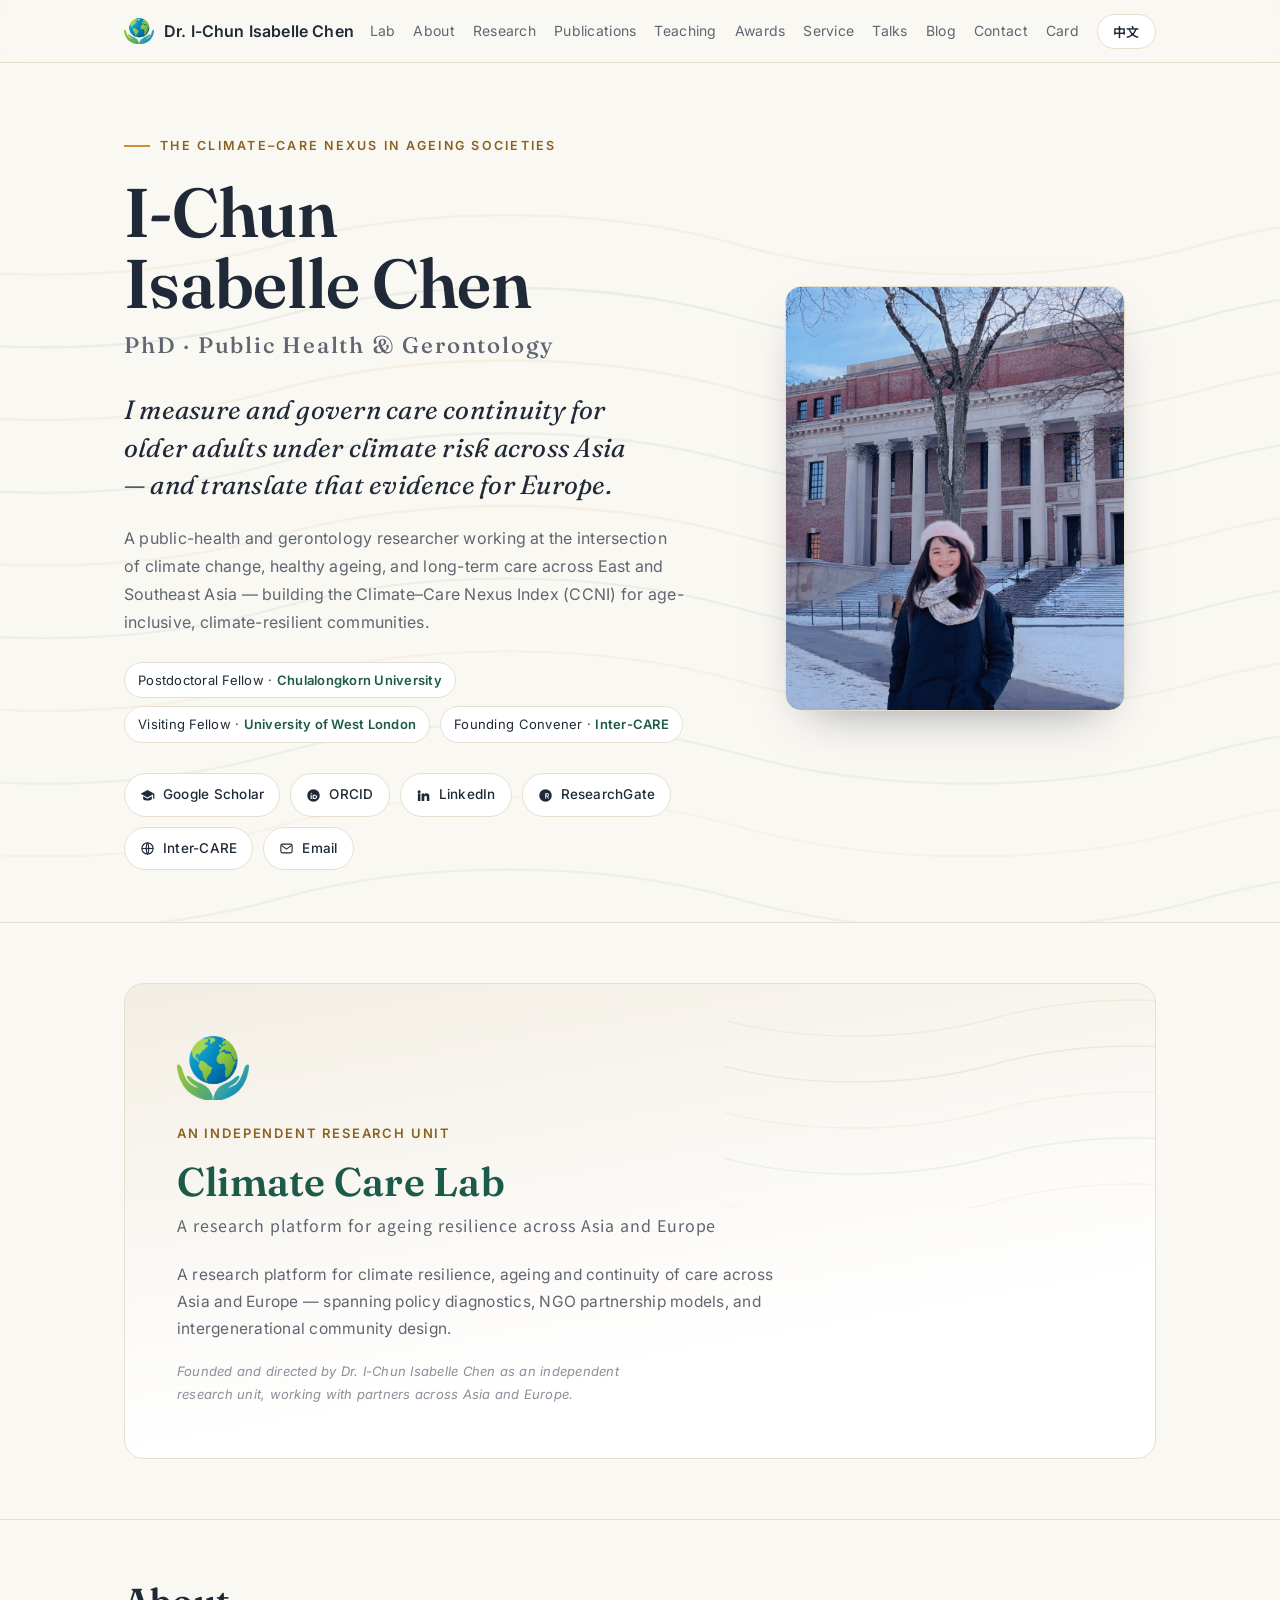
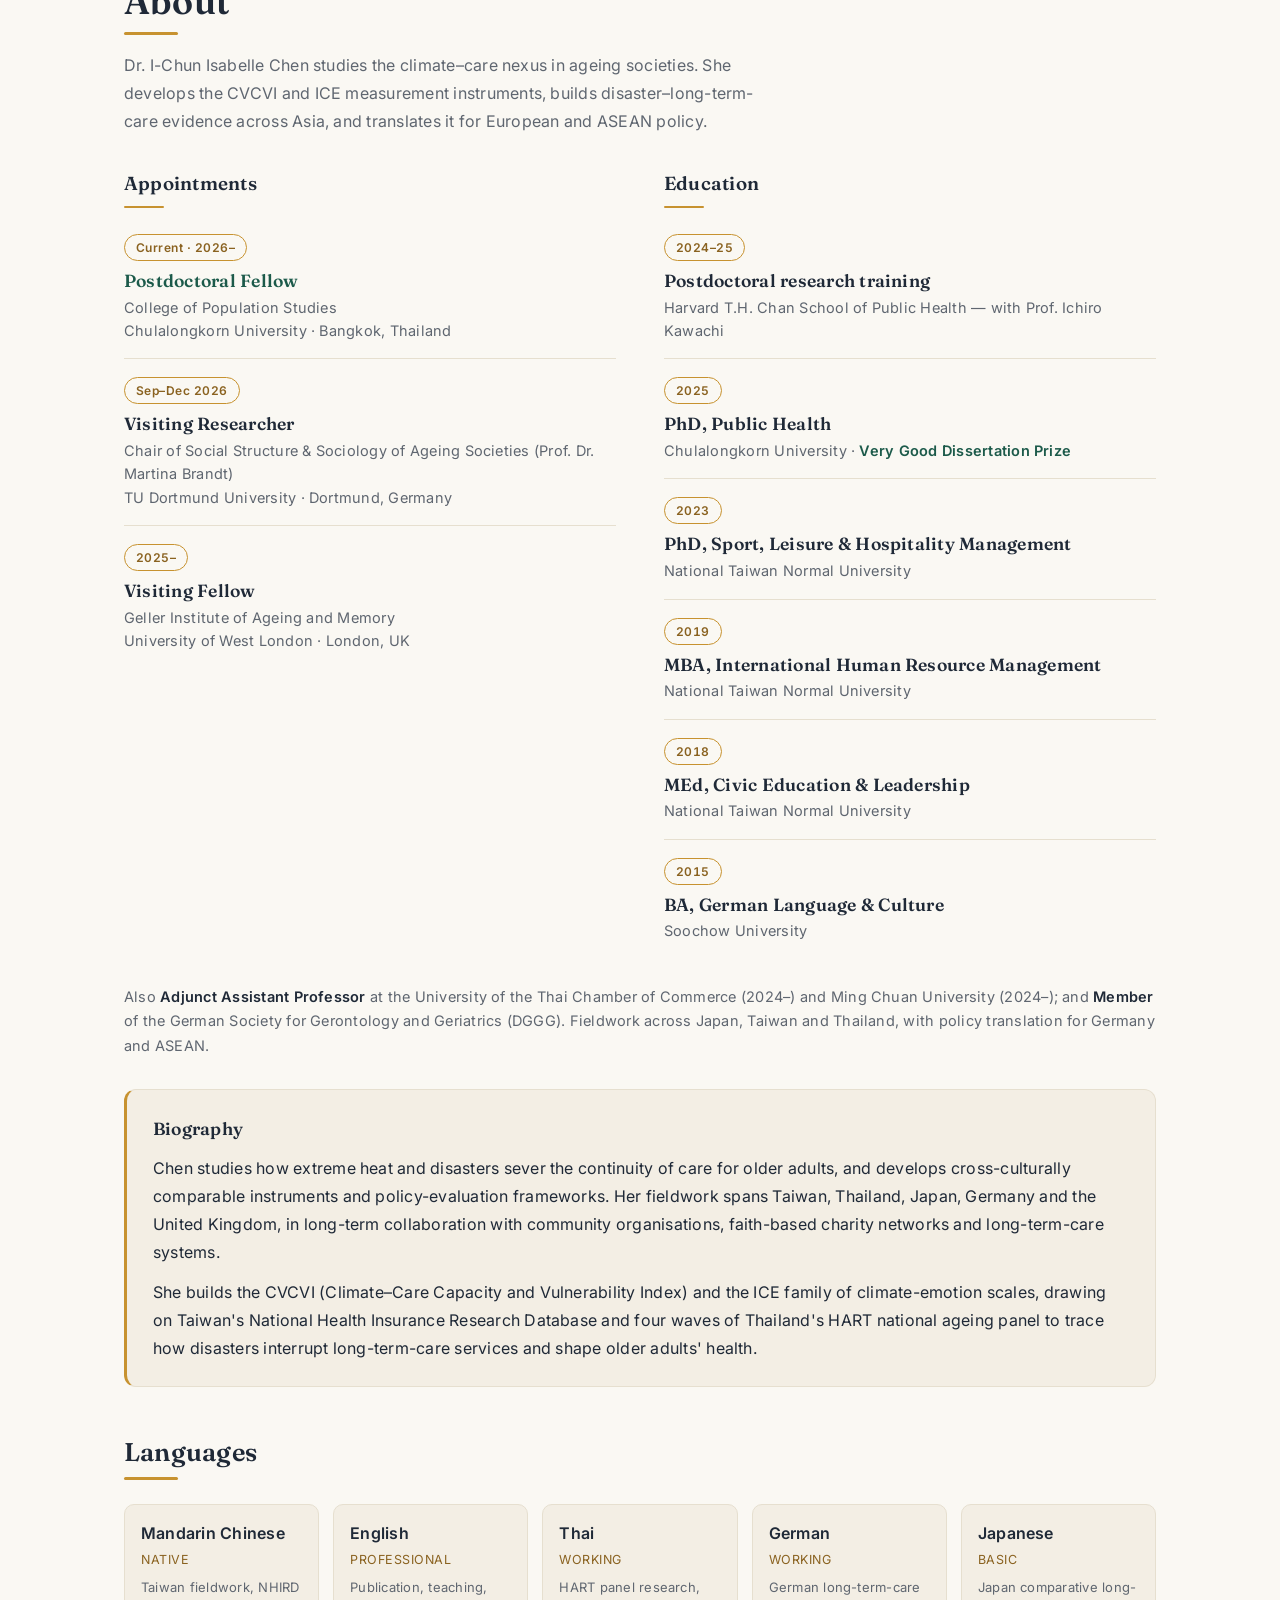
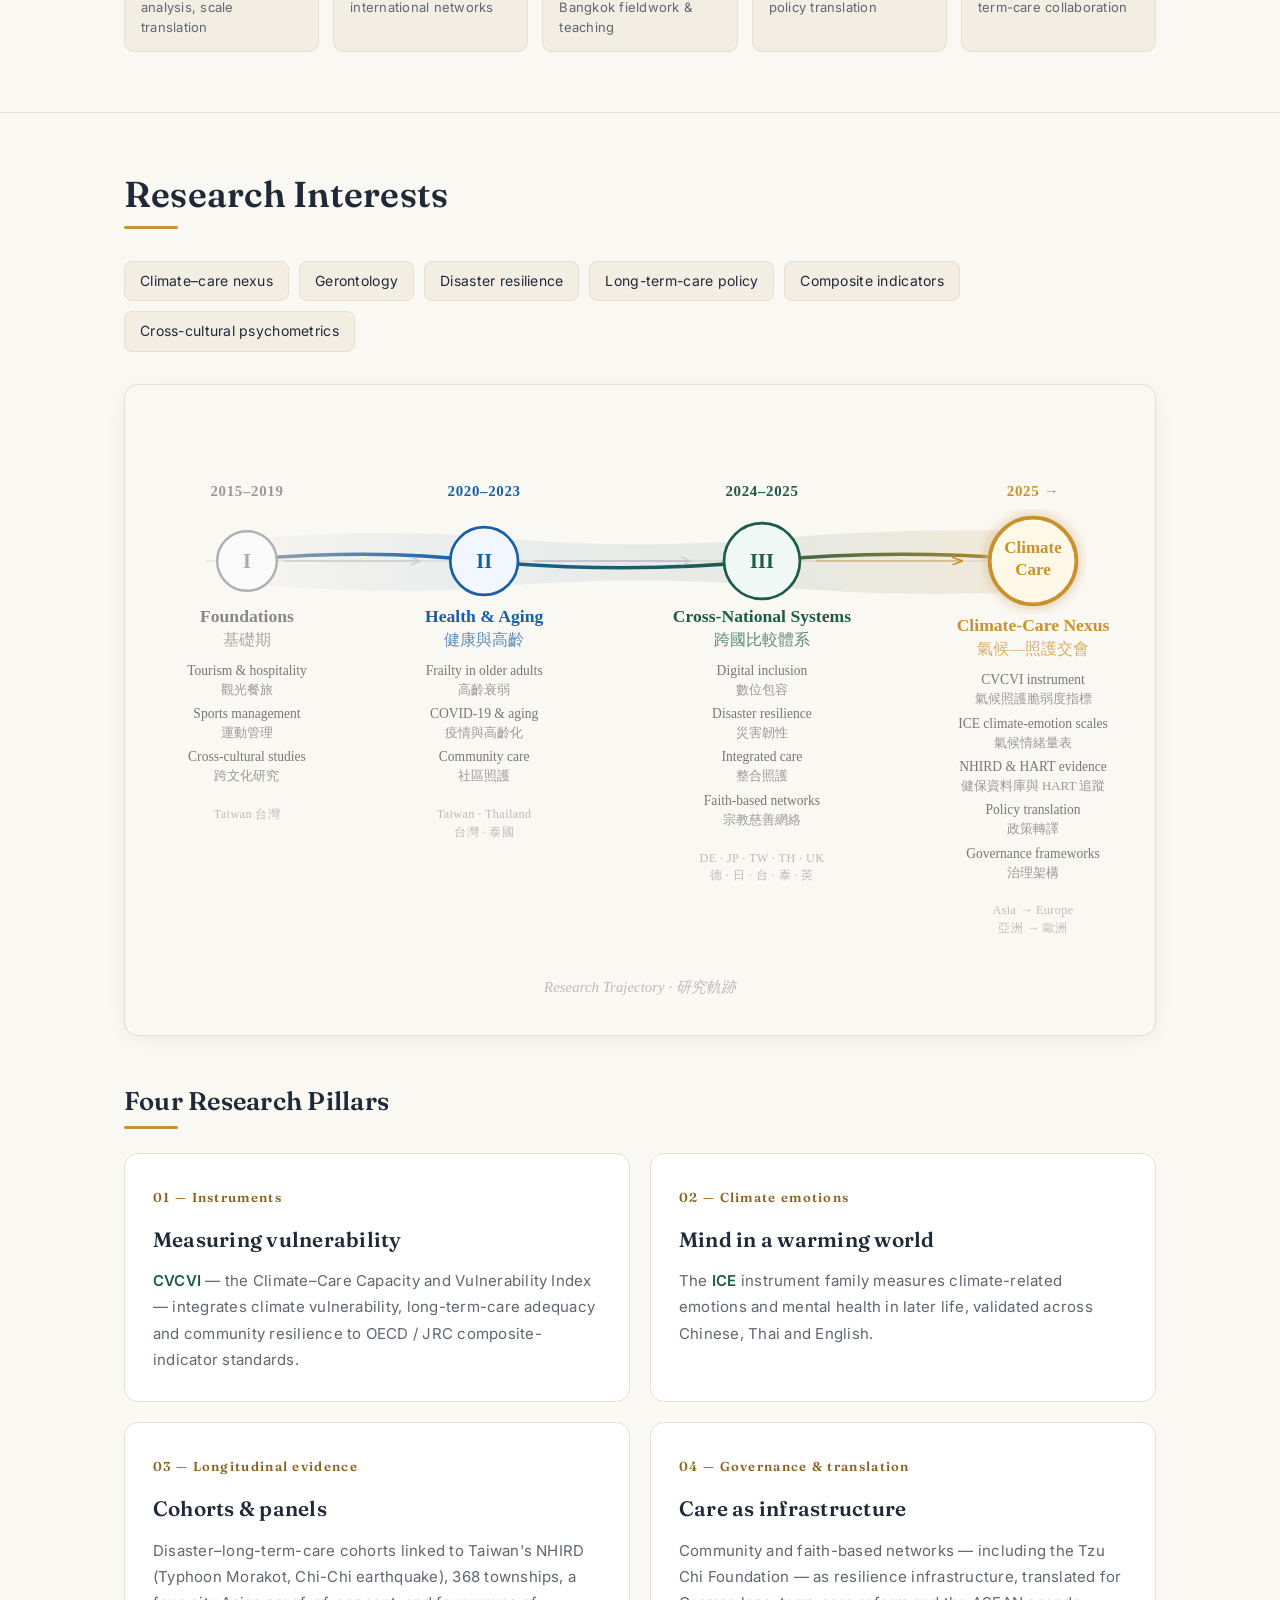
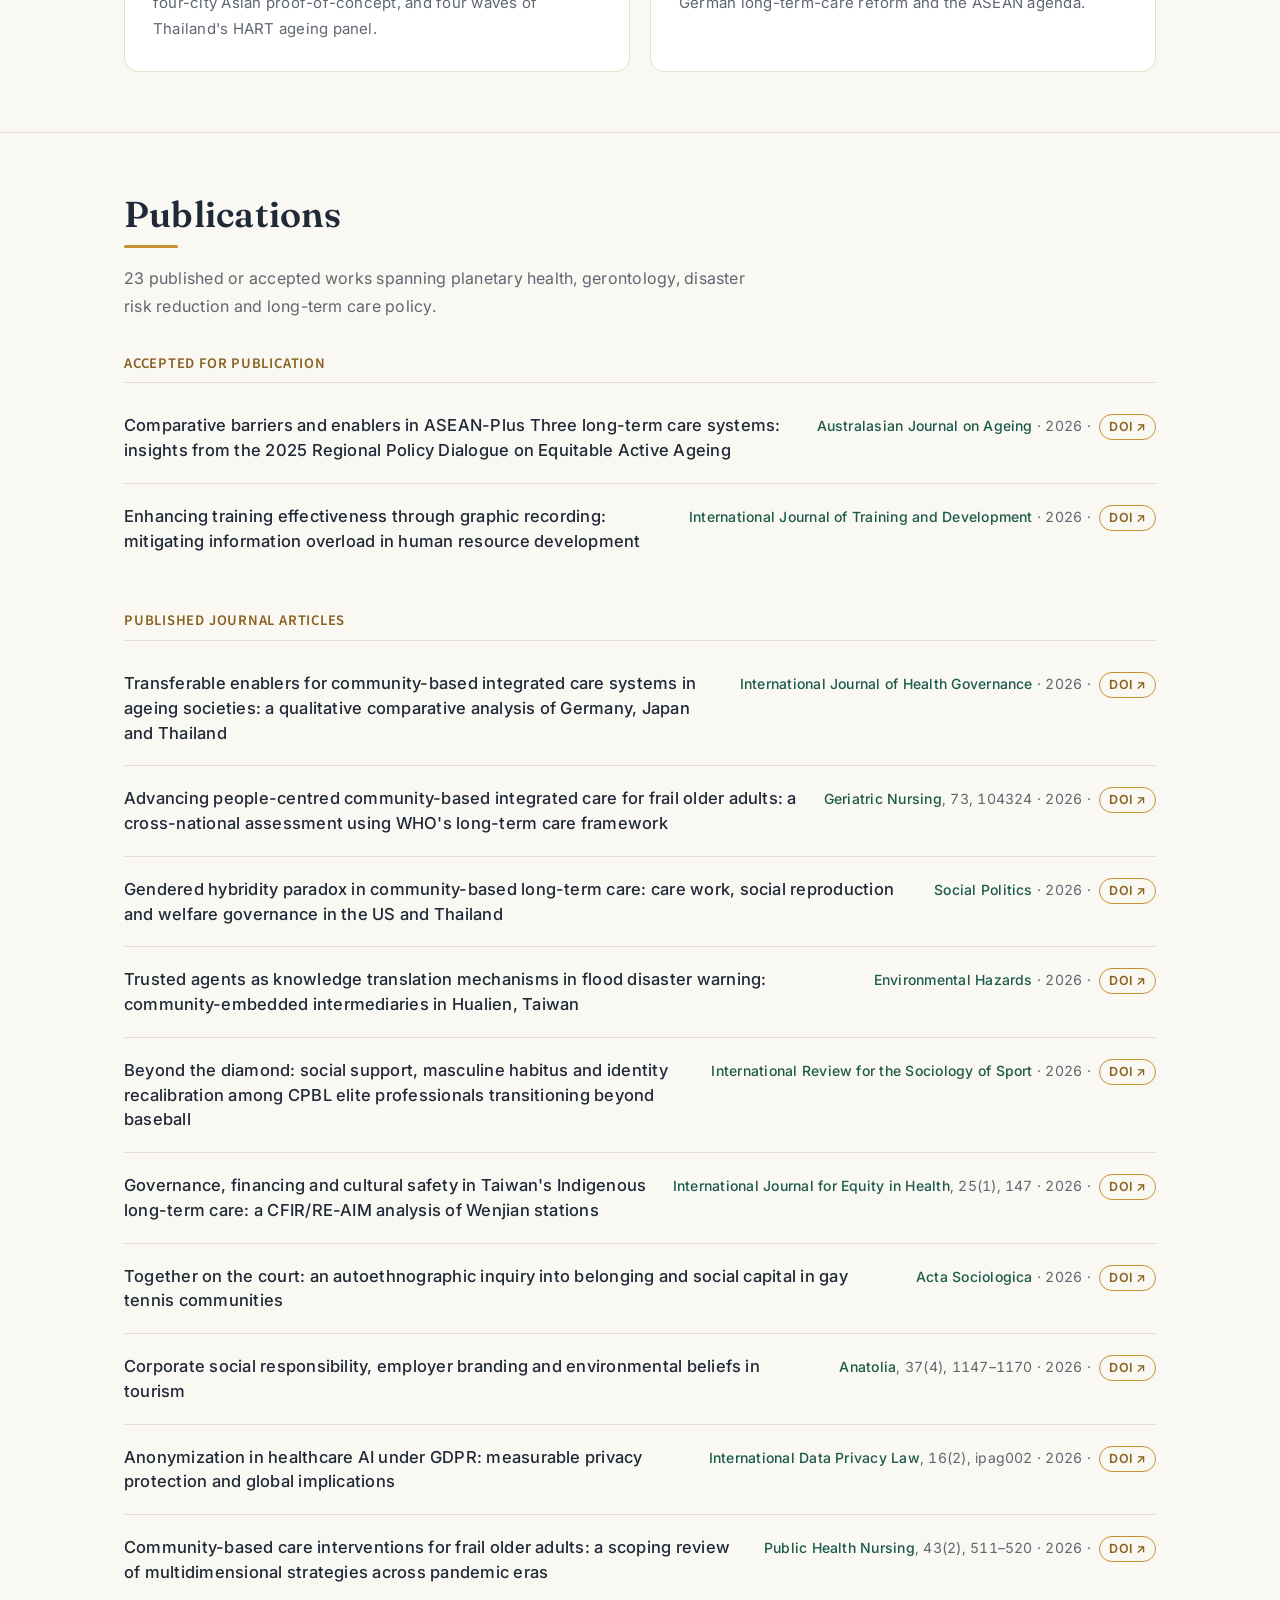
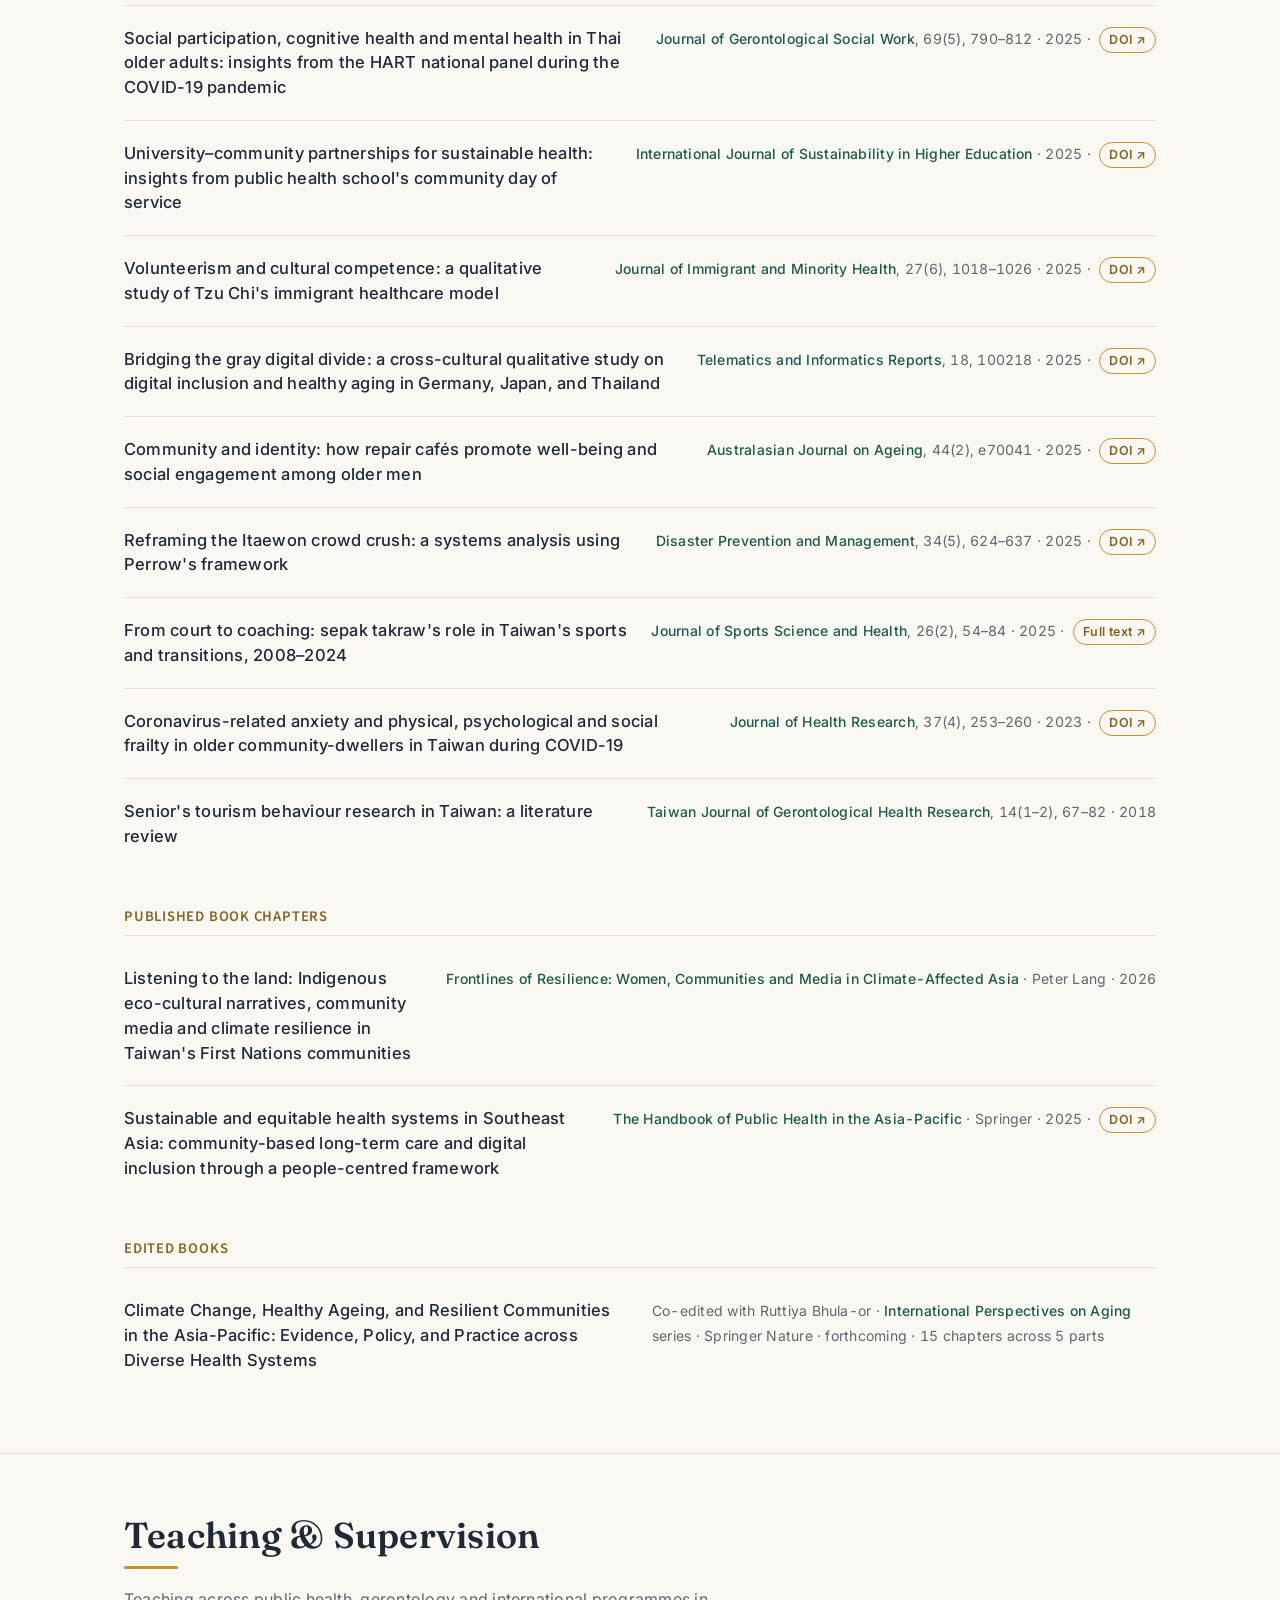
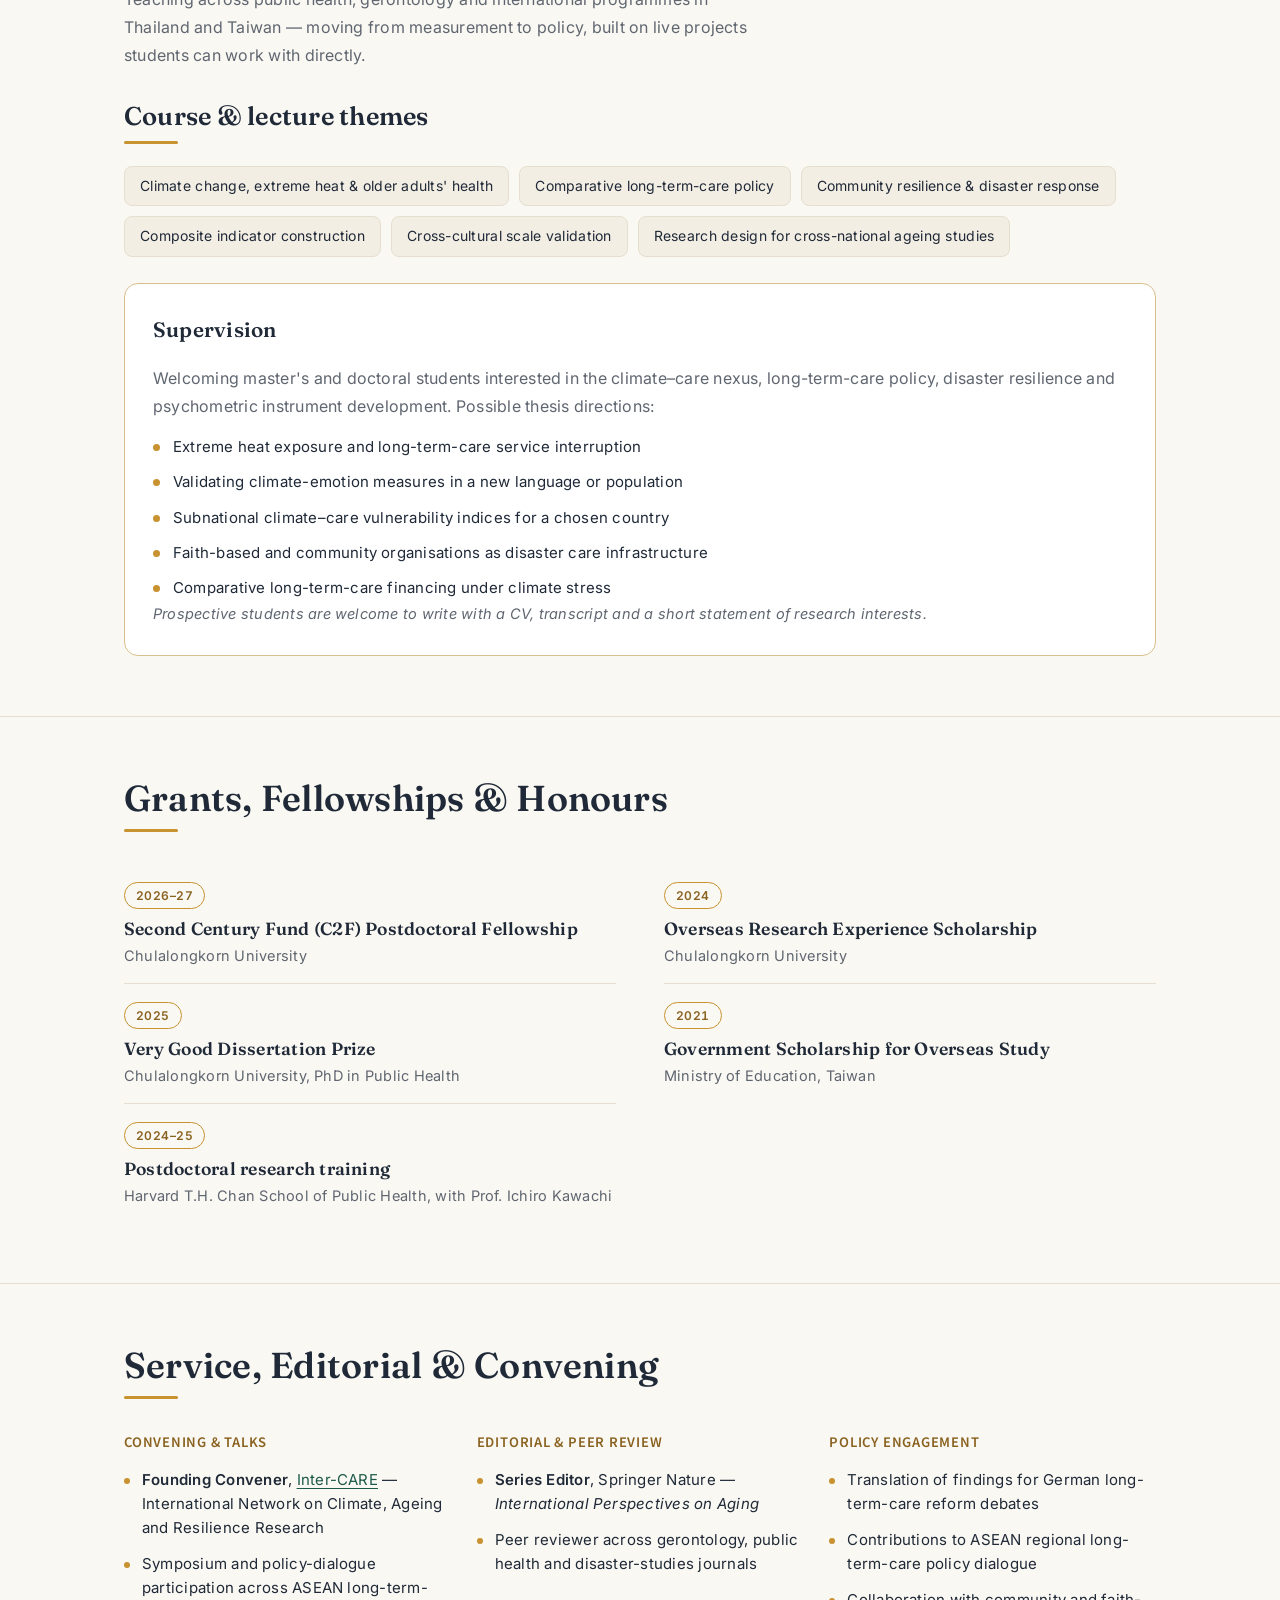
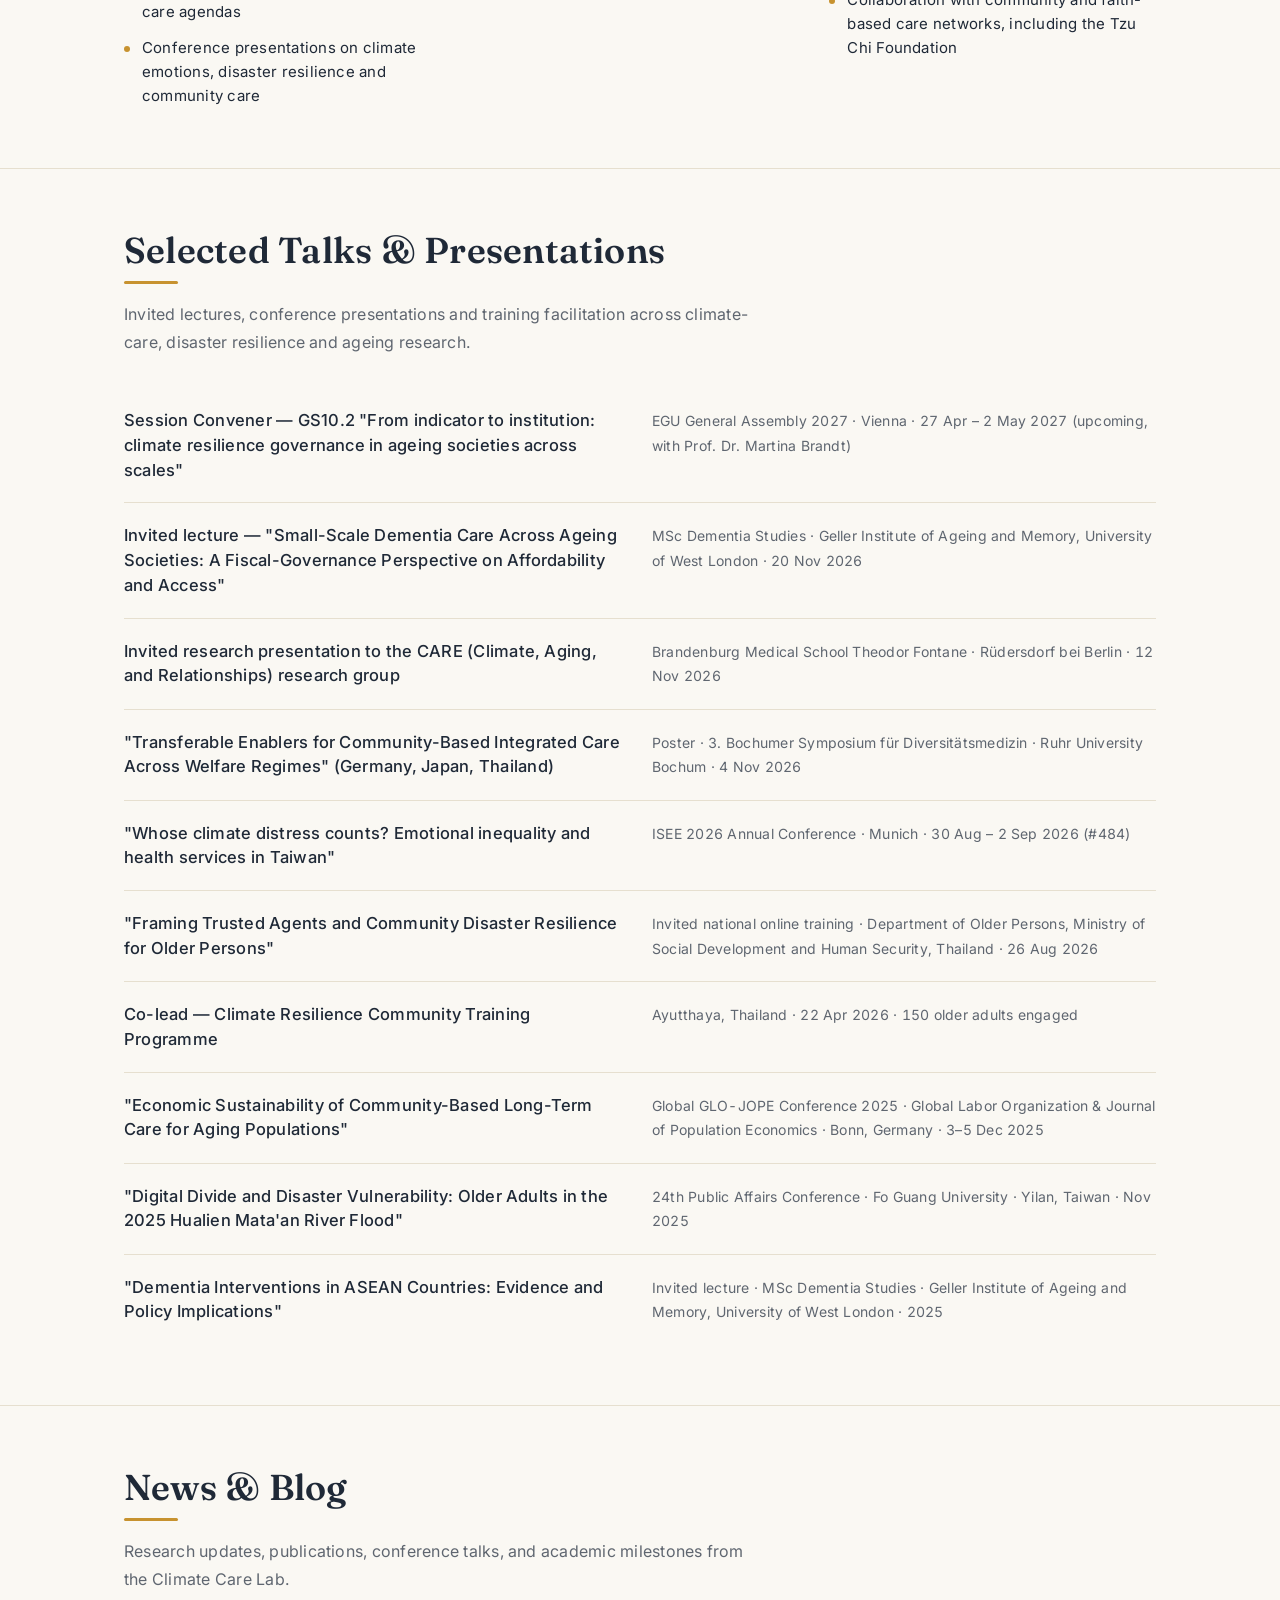
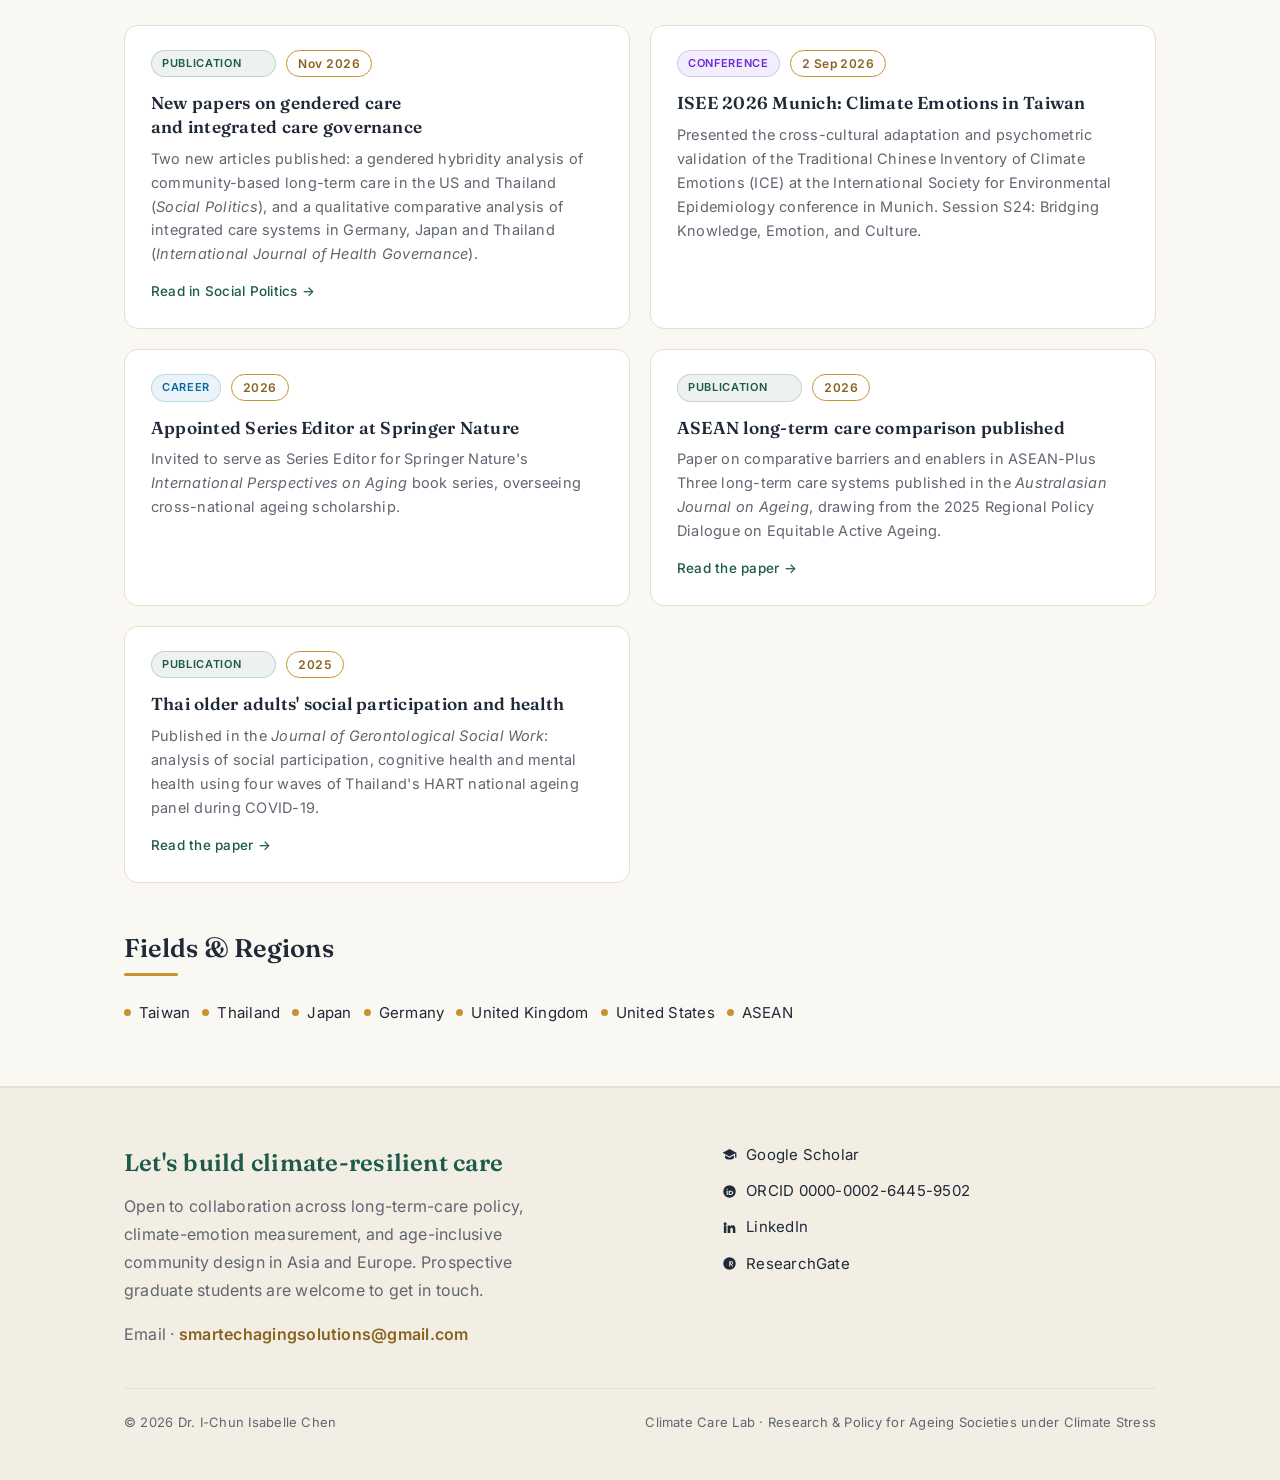
<file: index.html>
<!doctype html>
<html lang="en" data-lang="en">
<head>
<meta charset="utf-8">
<meta name="viewport" content="width=device-width, initial-scale=1, viewport-fit=cover">
<title>Dr. I-Chun Isabelle Chen — Climate–Care Nexus | Gerontology & Long-Term Care Policy</title>
<meta name="description" content="Dr. I-Chun Isabelle Chen (陳怡君) — researcher on the climate–care nexus in ageing societies. Measuring climate vulnerability in long-term care across Asia and Europe. Founding Convener, Inter-CARE. Director, Climate Care Lab.">
<meta name="keywords" content="I-Chun Chen, 陳怡君, climate change ageing, long-term care policy, gerontology, climate resilience, older adults, disaster care, CCNI, CVCVI, ICE, climate emotions, Chulalongkorn University, Inter-CARE, Climate Care Lab, 氣候變遷 高齡, 長期照護政策, 老年學, 氣候韌性, 氣候照護實驗室">
<link rel="canonical" href="https://ichunchen.org/">
<meta property="og:type" content="profile">
<meta property="og:title" content="Dr. I-Chun Isabelle Chen — Climate–Care Nexus in Ageing Societies">
<meta property="og:description" content="Researcher measuring care continuity for older adults under climate risk across Asia. Founding Convener of Inter-CARE. Director, Climate Care Lab.">
<meta property="og:url" content="https://ichunchen.org/">
<meta property="og:image" content="https://ichunchen.org/og-card.png?v=2">
<meta property="og:image:width" content="1200">
<meta property="og:image:height" content="630">
<meta property="og:site_name" content="Dr. I-Chun Isabelle Chen">
<meta property="og:locale" content="en_US">
<meta property="og:locale:alternate" content="zh_TW">
<meta name="twitter:card" content="summary_large_image">
<meta name="twitter:title" content="Dr. I-Chun Isabelle Chen — Climate–Care Nexus in Ageing Societies">
<meta name="twitter:description" content="Dr. I-Chun Isabelle Chen — researcher on climate-resilient, age-inclusive care across Asia and Europe. Director, Climate Care Lab.">
<meta name="twitter:image" content="https://ichunchen.org/og-card.png?v=2">
<meta name="author" content="I-Chun Chen">
<link rel="author" href="https://orcid.org/0000-0002-6445-9502">
<meta name="DC.creator" content="I-Chun Chen">
<meta name="DC.creator" content="陳怡君">
<meta name="DC.subject" content="climate change; ageing; long-term care policy; gerontology; disaster resilience; climate emotions">
<meta name="DC.type" content="Text">
<meta name="DC.format" content="text/html">
<meta name="DC.language" content="en">
<meta name="DC.language" content="zh-Hant">
<meta name="DC.identifier" content="https://ichunchen.org/">
<meta name="citation_author" content="Chen, I-Chun">
<meta name="citation_author_institution" content="Chulalongkorn University">
<meta name="citation_author_orcid" content="0000-0002-6445-9502">
<meta name="robots" content="index, follow">
<link rel="icon" type="image/svg+xml" href="favicon.svg">
<link rel="icon" type="image/png" sizes="32x32" href="favicon-32.png">
<link rel="apple-touch-icon" sizes="180x180" href="apple-touch-icon.png">
<link rel="alternate" hreflang="en" href="https://ichunchen.org/">
<link rel="alternate" hreflang="zh-Hant" href="https://ichunchen.org/">
<link rel="alternate" hreflang="x-default" href="https://ichunchen.org/">
<script type="application/ld+json">
{"@context":"https://schema.org","@graph":[
  {
    "@type": "Person",
    "@id": "https://ichunchen.org/#person",
    "name": "I-Chun Chen",
    "alternateName": "陳怡君",
    "givenName": "I-Chun",
    "familyName": "Chen",
    "honorificSuffix": "PhD",
    "jobTitle": ["Postdoctoral Fellow"],
    "affiliation": [
      {"@type": "Organization", "name": "Chulalongkorn University", "url": "https://www.chula.ac.th"},
      {"@type": "Organization", "name": "Climate Care Lab"},
      {"@type": "Organization", "name": "Inter-CARE", "url": "https://sites.google.com/view/inter-care--network/home"}
    ],
    "url": "https://ichunchen.org",
    "image": "https://ichunchen.org/portrait.jpg",
    "sameAs": [
      "https://scholar.google.com.tw/citations?user=fRHrg7IAAAAJ",
      "https://orcid.org/0000-0002-6445-9502",
      "https://www.linkedin.com/in/drichunchen/",
      "https://www.researchgate.net/profile/I-Chun-Chen-8"
    ],
    "knowsAbout": ["climate change and ageing", "long-term care policy", "gerontology", "disaster resilience", "composite indicators", "climate emotions"],
    "alumniOf": [
      {"@type": "CollegeOrUniversity", "name": "Chulalongkorn University"},
      {"@type": "CollegeOrUniversity", "name": "Harvard T.H. Chan School of Public Health"},
      {"@type": "CollegeOrUniversity", "name": "National Taiwan Normal University"}
    ]
  },
  {
    "@type": "ProfilePage",
    "mainEntity": {"@id": "https://ichunchen.org/#person"},
    "name": "I-Chun Chen, PhD — Academic Profile",
    "url": "https://ichunchen.org/",
    "inLanguage": ["en", "zh-Hant"]
  },
  {"@type":"ScholarlyArticle","name":"Comparative barriers and enablers in ASEAN-Plus Three long-term care systems: insights from the 2025 Regional Policy Dialogue on Equitable Active Ageing","author":{"@id":"https://ichunchen.org/#person"},"isPartOf":{"@type":"Periodical","name":"Australasian Journal on Ageing"},"datePublished":"2026","sameAs":"https://doi.org/10.1111/ajag.70237"},
  {"@type":"ScholarlyArticle","name":"Enhancing training effectiveness through graphic recording: mitigating information overload in human resource development","author":{"@id":"https://ichunchen.org/#person"},"isPartOf":{"@type":"Periodical","name":"International Journal of Training and Development"},"datePublished":"2026","sameAs":"https://doi.org/10.1111/ijtd.70045"},
  {"@type":"ScholarlyArticle","name":"Transferable enablers for community-based integrated care systems in ageing societies: a qualitative comparative analysis of Germany, Japan and Thailand","author":{"@id":"https://ichunchen.org/#person"},"isPartOf":{"@type":"Periodical","name":"International Journal of Health Governance"},"datePublished":"2026","sameAs":"https://doi.org/10.1108/IJHG-11-2025-0198"},
  {"@type":"ScholarlyArticle","name":"Advancing people-centred community-based integrated care for frail older adults: a cross-national assessment using WHO's long-term care framework","author":{"@id":"https://ichunchen.org/#person"},"isPartOf":{"@type":"Periodical","name":"Geriatric Nursing"},"datePublished":"2026","pagination":"104324","volumeNumber":"73","sameAs":"https://doi.org/10.1016/j.gerinurse.2026.104324"},
  {"@type":"ScholarlyArticle","name":"Gendered hybridity paradox in community-based long-term care: care work, social reproduction and welfare governance in the US and Thailand","author":{"@id":"https://ichunchen.org/#person"},"isPartOf":{"@type":"Periodical","name":"Social Politics"},"datePublished":"2026","sameAs":"https://doi.org/10.1093/sp/jxag052"},
  {"@type":"ScholarlyArticle","name":"Beyond the diamond: social support, masculine habitus and identity recalibration among CPBL elite professionals transitioning beyond baseball","author":{"@id":"https://ichunchen.org/#person"},"isPartOf":{"@type":"Periodical","name":"International Review for the Sociology of Sport"},"datePublished":"2026","sameAs":"https://doi.org/10.1177/10126902261433250"},
  {"@type":"ScholarlyArticle","name":"Governance, financing and cultural safety in Taiwan's Indigenous long-term care: a CFIR/RE-AIM analysis of Wenjian stations","author":{"@id":"https://ichunchen.org/#person"},"isPartOf":{"@type":"Periodical","name":"International Journal for Equity in Health"},"datePublished":"2026","pagination":"147","volumeNumber":"25","issueNumber":"1","sameAs":"https://doi.org/10.1186/s12939-026-02861-8"},
  {"@type":"ScholarlyArticle","name":"Social participation, cognitive health and mental health in Thai older adults: insights from the HART national panel during the COVID-19 pandemic","author":{"@id":"https://ichunchen.org/#person"},"isPartOf":{"@type":"Periodical","name":"Journal of Gerontological Social Work"},"datePublished":"2025","pagination":"790-812","volumeNumber":"69","issueNumber":"5","sameAs":"https://doi.org/10.1080/01634372.2025.2545475"},
  {"@type":"ScholarlyArticle","name":"Volunteerism and cultural competence: a qualitative study of Tzu Chi's immigrant healthcare model","author":{"@id":"https://ichunchen.org/#person"},"isPartOf":{"@type":"Periodical","name":"Journal of Immigrant and Minority Health"},"datePublished":"2025","pagination":"1018-1026","volumeNumber":"27","issueNumber":"6","sameAs":"https://doi.org/10.1007/s10903-025-01741-7"},
  {"@type":"ScholarlyArticle","name":"Community and identity: how repair cafés promote well-being and social engagement among older men","author":{"@id":"https://ichunchen.org/#person"},"isPartOf":{"@type":"Periodical","name":"Australasian Journal on Ageing"},"datePublished":"2025","pagination":"e70041","volumeNumber":"44","issueNumber":"2","sameAs":"https://doi.org/10.1111/ajag.70041"}
]}
</script>
<link rel="preconnect" href="https://fonts.googleapis.com">
<link rel="preconnect" href="https://fonts.gstatic.com" crossorigin>
<link rel="stylesheet" href="https://fonts.googleapis.com/css2?family=Fraunces:ital,opsz,wght@0,9..144,400;0,9..144,500;0,9..144,600;1,9..144,500&family=Inter:wght@400;500;600;700&family=Noto+Sans+TC:wght@400;500;700&family=Noto+Serif+TC:wght@500;600;700&display=swap">
<link rel="stylesheet" href="styles.css?v=20261126b">
</head>
<body>

<header class="bar">
  <div class="wrap">
    <div class="brand"><img class="monogram" src="lab-logo.png" alt="Climate Care Lab" width="30" height="30"><span data-i18n="brand">I-Chun Chen, PhD</span></div>
    <div class="bar-right">
      <nav class="links">
        <a href="#lab" data-i18n="nav.lab">Lab</a>
        <a href="#about" data-i18n="nav.about">About</a>
        <a href="#research" data-i18n="nav.research">Research</a>
        <a href="#publications" data-i18n="nav.publications">Publications</a>
        <a href="#teaching" data-i18n="nav.teaching">Teaching</a>
        <a href="#awards" data-i18n="nav.awards">Awards</a>
        <a href="#service" data-i18n="nav.service">Service</a>
        <a href="#talks" data-i18n="nav.talks">Talks</a>
        <a href="#blog" data-i18n="nav.blog">Blog</a>
        <a href="#contact" data-i18n="nav.contact">Contact</a>
        <a href="card.html" data-i18n="nav.card">Card</a>
      </nav>
      <button class="lang-btn" id="langToggle" type="button" aria-label="切換為中文">中文</button>
    </div>
  </div>
</header>

<div class="hero">
  <svg class="iso" viewBox="0 0 1440 520" preserveAspectRatio="xMidYMid slice" aria-hidden="true">
    <defs><path id="wave" d="M-60 90 C 25 66, 135 66, 220 90 S 415 114, 500 90 S 695 66, 780 90 S 975 114, 1060 90 S 1255 66, 1340 90 S 1535 114, 1620 90"/></defs>
    <g fill="none" stroke-width="1.4">
      <use href="#wave" stroke="var(--gold)" opacity=".16" transform="translate(0 20)"/>
      <use href="#wave" stroke="var(--pine)" opacity=".13" transform="translate(0 64)"/>
      <use href="#wave" stroke="var(--gold)" opacity=".16" transform="translate(0 108)"/>
      <use href="#wave" stroke="var(--pine)" opacity=".12" transform="translate(0 152)"/>
      <use href="#wave" stroke="var(--gold)" opacity=".15" transform="translate(0 196)"/>
      <use href="#wave" stroke="var(--pine)" opacity=".12" transform="translate(0 240)"/>
      <use href="#wave" stroke="var(--gold)" opacity=".14" transform="translate(0 284)"/>
      <use href="#wave" stroke="var(--pine)" opacity=".11" transform="translate(0 328)"/>
      <use href="#wave" stroke="var(--gold)" opacity=".13" transform="translate(0 372)"/>
      <use href="#wave" stroke="var(--pine)" opacity=".10" transform="translate(0 416)"/>
    </g>
  </svg>
  <div class="wrap reveal">
   <div class="hero-grid">
    <div class="hero-text">
    <p class="eyebrow" data-i18n="hero.eyebrow">The Climate–Care Nexus in Ageing Societies</p>
    <h1 class="name" data-i18n="hero.name">I-Chun Isabelle Chen</h1>
    <div class="zh-name" data-i18n="hero.subname">陳怡君　博士 · PhD</div>
    <p class="lede" data-i18n="hero.lede">I measure and govern care continuity for older adults under climate risk across Asia — and translate that evidence for Europe.</p>
    <p class="hero-sub" data-i18n="hero.sub"></p>
    <div class="roles">
      <span class="role-chip" data-i18n="hero.role1"></span>
      <!-- NCKU role: hidden until Feb 2027 -->
      <!-- <span class="role-chip" data-i18n="hero.role2"></span> -->
      <span class="role-chip" data-i18n="hero.role3"></span>
      <span class="role-chip" data-i18n="hero.role4"></span>
    </div>
    <div class="links-row">
      <a class="link" href="https://scholar.google.com.tw/citations?user=fRHrg7IAAAAJ&hl=en" target="_blank" rel="noopener"><svg viewBox="0 0 24 24" fill="currentColor"><path d="M12 3L1 9l11 6 9-4.9V17h2V9L12 3zM5 13.2V17c0 1.7 3.1 3 7 3s7-1.3 7-3v-3.8l-7 3.8-7-3.8z"/></svg>Google Scholar</a>
      <a class="link" href="https://orcid.org/0000-0002-6445-9502" target="_blank" rel="noopener"><svg viewBox="0 0 24 24" fill="currentColor"><path d="M12 2a10 10 0 100 20 10 10 0 000-20zM8.3 7.4a1 1 0 110 2 1 1 0 010-2zm-.9 3.2h1.8v7H7.4v-7zm3.3 0h3.3c2.4 0 3.9 1.6 3.9 3.5s-1.5 3.5-3.9 3.5h-3.3v-7zm1.8 1.6v3.8h1.4c1.3 0 2.2-.8 2.2-1.9s-.9-1.9-2.2-1.9h-1.4z"/></svg>ORCID</a>
      <a class="link" href="https://www.linkedin.com/in/drichunchen/" target="_blank" rel="noopener"><svg viewBox="0 0 24 24" fill="currentColor"><path d="M4.98 3.5A2.5 2.5 0 112.5 6 2.5 2.5 0 014.98 3.5zM3 8.98h4v12H3zM9 8.98h3.8v1.64h.05a4.16 4.16 0 013.75-2.06c4 0 4.75 2.64 4.75 6.07v6.35h-4v-5.63c0-1.34 0-3.07-1.87-3.07s-2.16 1.46-2.16 2.97v5.73H9z"/></svg>LinkedIn</a>
      <a class="link" href="https://www.researchgate.net/profile/I-Chun-Chen-8" target="_blank" rel="noopener"><svg viewBox="0 0 24 24" fill="currentColor"><path d="M12 2a10 10 0 100 20 10 10 0 000-20zm3.2 6.3c1.5 0 2.5 1 2.5 2.6 0 1.3-.7 2.2-1.8 2.5l2 3.3h-1.7l-1.8-3.1h-1.3v3.1h-1.5V8.3zm-1.4 1.3v2.8h1.2c.8 0 1.3-.5 1.3-1.4s-.5-1.4-1.3-1.4zM8.2 9.1c-1.4 0-2.3 1-2.3 2.6v3.6h1.5v-3.5c0-.7.3-1.1.9-1.1s.9.4.9 1.1v.3h1.5v-.4c0-1.6-.9-2.6-2.4-2.6z"/></svg>ResearchGate</a>
      <a class="link" href="https://sites.google.com/view/inter-care--network/home" target="_blank" rel="noopener"><svg viewBox="0 0 24 24" fill="none" stroke="currentColor" stroke-width="1.8"><circle cx="12" cy="12" r="9"/><path d="M3 12h18"/><path d="M12 3c2.6 2.7 2.6 15.3 0 18M12 3c-2.6 2.7-2.6 15.3 0 18"/></svg>Inter-CARE</a>
      <a class="link" href="mailto:smartechagingsolutions@gmail.com"><svg viewBox="0 0 24 24" fill="none" stroke="currentColor" stroke-width="1.8"><rect x="3" y="5" width="18" height="14" rx="2.5"/><path d="M4 7l8 6 8-6"/></svg><span data-i18n="link.email">Email</span></a>
    </div>
    </div>
    <figure class="hero-photo">
      <img src="portrait.jpg" alt="I-Chun Isabelle Chen at Widener Library, Harvard University" width="904" height="2000" loading="eager">
    </figure>
   </div>
  </div>
</div>

<main>
  <!-- LAB (moved to top) -->
  <section id="lab">
    <div class="wrap">
      <div class="lab">
        <svg class="iso2" viewBox="0 0 460 250" preserveAspectRatio="xMidYMid slice" aria-hidden="true"><g fill="none" stroke-width="1.3">
          <use href="#wave" stroke="var(--gold)" opacity=".20" transform="translate(-230 -30)"/>
          <use href="#wave" stroke="var(--pine)" opacity=".15" transform="translate(-230 16)"/>
          <use href="#wave" stroke="var(--gold)" opacity=".17" transform="translate(-230 62)"/>
          <use href="#wave" stroke="var(--pine)" opacity=".13" transform="translate(-230 108)"/>
          <use href="#wave" stroke="var(--gold)" opacity=".14" transform="translate(-230 154)"/>
        </g></svg>
        <img class="lab-logo" src="lab-logo.png" alt="Climate Care Lab logo — a globe cradled in two hands" width="742" height="658">
        <span class="kick" data-i18n="lab.kick">An independent research unit</span>
        <h3>Climate Care Lab</h3>
        <div class="zh" data-i18n="lab.zh"></div>
        <p data-i18n="lab.p"></p>
        <p class="note" data-i18n="lab.note"></p>
      </div>
    </div>
  </section>

  <!-- ABOUT -->
  <section id="about">
    <div class="wrap">
      <div class="sec-head">
        <span class="sec-kicker" data-i18n="about.kicker">關於我</span>
        <h2 class="sec-title" data-i18n="about.title">About</h2>
        <p class="sec-intro" data-i18n="about.intro"></p>
      </div>
      <div class="rgrid">
        <div class="rcol">
          <h3 class="rcol-h" data-i18n="about.colAppt">Appointments</h3><div class="rcol-rule"></div>
          <div class="r-list">
            <div class="r-entry hl">
              <span class="datepill" data-i18n="appt.curPill">Current · 2026–</span>
              <h4 data-i18n="appt.curTitle">Postdoctoral Fellow</h4>
              <p data-i18n="appt.curOrg">College of Population Studies</p>
              <p data-i18n="appt.curPlace">Chulalongkorn University · Bangkok, Thailand</p>
            </div>
            <!-- NCKU: hidden until Feb 2027
            <div class="r-entry hl">
              <span class="datepill" data-i18n="appt.incPill">Incoming · Feb 2027</span>
              <h4 data-i18n="appt.incTitle">Assistant Professor</h4>
              <p data-i18n="appt.incOrg">Institute of Gerontology, College of Medicine</p>
              <p data-i18n="appt.incPlace">National Cheng Kung University · Tainan, Taiwan</p>
            </div>
            -->
            <div class="r-entry">
              <span class="datepill" data-i18n="appt.tudPill">Sep–Dec 2026</span>
              <h4 data-i18n="appt.tudTitle">Visiting Researcher</h4>
              <p data-i18n="appt.tudOrg">Chair of Social Structure &amp; Sociology of Ageing Societies</p>
              <p data-i18n="appt.tudPlace">TU Dortmund University · Dortmund, Germany</p>
            </div>
            <div class="r-entry">
              <span class="datepill" data-i18n="appt.uwlPill">2025–</span>
              <h4 data-i18n="appt.uwlTitle">Visiting Fellow</h4>
              <p data-i18n="appt.uwlOrg">Geller Institute of Ageing and Memory</p>
              <p data-i18n="appt.uwlPlace">University of West London · London, UK</p>
            </div>
          </div>
        </div>
        <div class="rcol">
          <h3 class="rcol-h" data-i18n="about.colEdu">Education</h3><div class="rcol-rule"></div>
          <div class="r-list">
            <div class="r-entry"><span class="datepill">2024–25</span><h4 data-i18n="edu1.t"></h4><p data-i18n="edu1.s"></p></div>
            <div class="r-entry"><span class="datepill">2025</span><h4 data-i18n="edu2.t"></h4><p data-i18n="edu2.s"></p></div>
            <div class="r-entry"><span class="datepill">2023</span><h4 data-i18n="edu3.t"></h4><p data-i18n="edu3.s"></p></div>
            <div class="r-entry"><span class="datepill">2019</span><h4 data-i18n="edu4.t"></h4><p data-i18n="edu4.s"></p></div>
            <div class="r-entry"><span class="datepill">2018</span><h4 data-i18n="edu5.t"></h4><p data-i18n="edu5.s"></p></div>
            <div class="r-entry"><span class="datepill">2015</span><h4 data-i18n="edu6.t"></h4><p data-i18n="edu6.s"></p></div>
          </div>
        </div>
      </div>
      <p class="also" data-i18n="about.also"></p>

      <div class="bio">
        <h4 data-i18n="bio.title">Biography</h4>
        <p data-i18n="bio.p1"></p>
        <p data-i18n="bio.p2"></p>
      </div>

      <div class="sub-head">
        <span class="sec-kicker" data-i18n="lang.kicker">語言與區域經驗</span>
        <h3 class="sec-title sm" data-i18n="lang.title">Languages</h3>
      </div>
      <div class="langs">
        <div class="lang"><div class="ln" data-i18n="lang1.n"></div><div class="lv" data-i18n="lang1.v"></div><div class="lu" data-i18n="lang1.u"></div></div>
        <div class="lang"><div class="ln" data-i18n="lang2.n"></div><div class="lv" data-i18n="lang2.v"></div><div class="lu" data-i18n="lang2.u"></div></div>
        <div class="lang"><div class="ln" data-i18n="lang3.n"></div><div class="lv" data-i18n="lang3.v"></div><div class="lu" data-i18n="lang3.u"></div></div>
        <div class="lang"><div class="ln" data-i18n="lang4.n"></div><div class="lv" data-i18n="lang4.v"></div><div class="lu" data-i18n="lang4.u"></div></div>
        <div class="lang"><div class="ln" data-i18n="lang5.n"></div><div class="lv" data-i18n="lang5.v"></div><div class="lu" data-i18n="lang5.u"></div></div>
      </div>
    </div>
  </section>

  <!-- RESEARCH -->
  <section id="research">
    <div class="wrap">
      <div class="sec-head">
        <span class="sec-kicker" data-i18n="ri.kicker">研究主題</span>
        <h2 class="sec-title" data-i18n="ri.title">Research Interests</h2>
      </div>
      <div class="tags">
        <span class="tag" data-i18n="ri.t1"></span>
        <span class="tag" data-i18n="ri.t2"></span>
        <span class="tag" data-i18n="ri.t3"></span>
        <span class="tag" data-i18n="ri.t4"></span>
        <span class="tag" data-i18n="ri.t5"></span>
        <span class="tag" data-i18n="ri.t6"></span>
      </div>
      <figure class="framework-fig">
        <img class="framework-img" src="research-trajectory.svg" alt="Research trajectory: from foundations in tourism and sports (2015–2019), through health and aging (2020–2023) and cross-national comparative systems (2024–2025), to the current Climate-Care Nexus focus on measurement, climate emotions, longitudinal evidence and governance" width="760" height="480" loading="lazy">
      </figure>
      <div class="sub-head">
        <span class="sec-kicker" data-i18n="pl.kicker">研究四大主軸</span>
        <h3 class="sec-title sm" data-i18n="pl.title">Four Research Pillars</h3>
      </div>
      <div class="pillars">
        <div class="pillar"><span class="num" data-i18n="pl1.n"></span><h3 data-i18n="pl1.h"></h3><p data-i18n="pl1.p"></p></div>
        <div class="pillar"><span class="num" data-i18n="pl2.n"></span><h3 data-i18n="pl2.h"></h3><p data-i18n="pl2.p"></p></div>
        <div class="pillar"><span class="num" data-i18n="pl3.n"></span><h3 data-i18n="pl3.h"></h3><p data-i18n="pl3.p"></p></div>
        <div class="pillar"><span class="num" data-i18n="pl4.n"></span><h3 data-i18n="pl4.h"></h3><p data-i18n="pl4.p"></p></div>
      </div>
    </div>
  </section>

  <!-- PUBLICATIONS -->
  <section id="publications">
    <div class="wrap">
      <div class="sec-head">
        <span class="sec-kicker" data-i18n="pub.kicker">著作列表</span>
        <h2 class="sec-title" data-i18n="pub.title">Publications</h2>
        <p class="sec-intro" data-i18n="pub.intro"></p>
      </div>
      <h3 class="pub-group-title" data-i18n="pub.accepted">Accepted for Publication</h3>
      <div class="pub-list">
        <div class="pub"><div class="t">Comparative barriers and enablers in ASEAN-Plus Three long-term care systems: insights from the 2025 Regional Policy Dialogue on Equitable Active Ageing</div><div class="meta"><em>Australasian Journal on Ageing</em> · 2026 · <a href="https://doi.org/10.1111/ajag.70237" class="doi" target="_blank" rel="noopener">DOI ↗</a></div></div>
        <div class="pub"><div class="t">Enhancing training effectiveness through graphic recording: mitigating information overload in human resource development</div><div class="meta"><em>International Journal of Training and Development</em> · 2026 · <a href="https://doi.org/10.1111/ijtd.70045" class="doi" target="_blank" rel="noopener">DOI ↗</a></div></div>
      </div>
      <h3 class="pub-group-title" data-i18n="pub.articles">Published Journal Articles</h3>
      <div class="pub-list">
        <div class="pub"><div class="t">Transferable enablers for community-based integrated care systems in ageing societies: a qualitative comparative analysis of Germany, Japan and Thailand</div><div class="meta"><em>International Journal of Health Governance</em> · 2026 · <a href="https://doi.org/10.1108/IJHG-11-2025-0198" class="doi" target="_blank" rel="noopener">DOI ↗</a></div></div>
        <div class="pub"><div class="t">Advancing people-centred community-based integrated care for frail older adults: a cross-national assessment using WHO's long-term care framework</div><div class="meta"><em>Geriatric Nursing</em>, 73, 104324 · 2026 · <a href="https://doi.org/10.1016/j.gerinurse.2026.104324" class="doi" target="_blank" rel="noopener">DOI ↗</a></div></div>
        <div class="pub"><div class="t">Gendered hybridity paradox in community-based long-term care: care work, social reproduction and welfare governance in the US and Thailand</div><div class="meta"><em>Social Politics</em> · 2026 · <a href="https://doi.org/10.1093/sp/jxag052" class="doi" target="_blank" rel="noopener">DOI ↗</a></div></div>
        <div class="pub"><div class="t">Trusted agents as knowledge translation mechanisms in flood disaster warning: community-embedded intermediaries in Hualien, Taiwan</div><div class="meta"><em>Environmental Hazards</em> · 2026 · <a href="https://doi.org/10.1080/17477891.2026.2694459" class="doi" target="_blank" rel="noopener">DOI ↗</a></div></div>
        <div class="pub"><div class="t">Beyond the diamond: social support, masculine habitus and identity recalibration among CPBL elite professionals transitioning beyond baseball</div><div class="meta"><em>International Review for the Sociology of Sport</em> · 2026 · <a href="https://doi.org/10.1177/10126902261433250" class="doi" target="_blank" rel="noopener">DOI ↗</a></div></div>
        <div class="pub"><div class="t">Governance, financing and cultural safety in Taiwan's Indigenous long-term care: a CFIR/RE-AIM analysis of Wenjian stations</div><div class="meta"><em>International Journal for Equity in Health</em>, 25(1), 147 · 2026 · <a href="https://doi.org/10.1186/s12939-026-02861-8" class="doi" target="_blank" rel="noopener">DOI ↗</a></div></div>
        <div class="pub"><div class="t">Together on the court: an autoethnographic inquiry into belonging and social capital in gay tennis communities</div><div class="meta"><em>Acta Sociologica</em> · 2026 · <a href="https://doi.org/10.1177/00016993261495313" class="doi" target="_blank" rel="noopener">DOI ↗</a></div></div>
        <div class="pub"><div class="t">Corporate social responsibility, employer branding and environmental beliefs in tourism</div><div class="meta"><em>Anatolia</em>, 37(4), 1147–1170 · 2026 · <a href="https://doi.org/10.1080/13032917.2026.2750365" class="doi" target="_blank" rel="noopener">DOI ↗</a></div></div>
        <div class="pub"><div class="t">Anonymization in healthcare AI under GDPR: measurable privacy protection and global implications</div><div class="meta"><em>International Data Privacy Law</em>, 16(2), ipag002 · 2026 · <a href="https://doi.org/10.1093/idpl/ipag002" class="doi" target="_blank" rel="noopener">DOI ↗</a></div></div>
        <div class="pub"><div class="t">Community-based care interventions for frail older adults: a scoping review of multidimensional strategies across pandemic eras</div><div class="meta"><em>Public Health Nursing</em>, 43(2), 511–520 · 2026 · <a href="https://doi.org/10.1111/phn.70071" class="doi" target="_blank" rel="noopener">DOI ↗</a></div></div>
        <div class="pub"><div class="t">Social participation, cognitive health and mental health in Thai older adults: insights from the HART national panel during the COVID-19 pandemic</div><div class="meta"><em>Journal of Gerontological Social Work</em>, 69(5), 790–812 · 2025 · <a href="https://doi.org/10.1080/01634372.2025.2545475" class="doi" target="_blank" rel="noopener">DOI ↗</a></div></div>
        <div class="pub"><div class="t">University–community partnerships for sustainable health: insights from public health school's community day of service</div><div class="meta"><em>International Journal of Sustainability in Higher Education</em> · 2025 · <a href="https://doi.org/10.1108/IJSHE-04-2025-0283" class="doi" target="_blank" rel="noopener">DOI ↗</a></div></div>
        <div class="pub"><div class="t">Volunteerism and cultural competence: a qualitative study of Tzu Chi's immigrant healthcare model</div><div class="meta"><em>Journal of Immigrant and Minority Health</em>, 27(6), 1018–1026 · 2025 · <a href="https://doi.org/10.1007/s10903-025-01741-7" class="doi" target="_blank" rel="noopener">DOI ↗</a></div></div>
        <div class="pub"><div class="t">Bridging the gray digital divide: a cross-cultural qualitative study on digital inclusion and healthy aging in Germany, Japan, and Thailand</div><div class="meta"><em>Telematics and Informatics Reports</em>, 18, 100218 · 2025 · <a href="https://doi.org/10.1016/j.teler.2025.100218" class="doi" target="_blank" rel="noopener">DOI ↗</a></div></div>
        <div class="pub"><div class="t">Community and identity: how repair cafés promote well-being and social engagement among older men</div><div class="meta"><em>Australasian Journal on Ageing</em>, 44(2), e70041 · 2025 · <a href="https://doi.org/10.1111/ajag.70041" class="doi" target="_blank" rel="noopener">DOI ↗</a></div></div>
        <div class="pub"><div class="t">Reframing the Itaewon crowd crush: a systems analysis using Perrow's framework</div><div class="meta"><em>Disaster Prevention and Management</em>, 34(5), 624–637 · 2025 · <a href="https://doi.org/10.1108/DPM-01-2025-0030" class="doi" target="_blank" rel="noopener">DOI ↗</a></div></div>
        <div class="pub"><div class="t">From court to coaching: sepak takraw's role in Taiwan's sports and transitions, 2008–2024</div><div class="meta"><em>Journal of Sports Science and Health</em>, 26(2), 54–84 · 2025 · <a href="https://he02.tci-thaijo.org/index.php/spsc_journal/article/view/274645" class="doi" target="_blank" rel="noopener">Full text ↗</a></div></div>
        <div class="pub"><div class="t">Coronavirus-related anxiety and physical, psychological and social frailty in older community-dwellers in Taiwan during COVID-19</div><div class="meta"><em>Journal of Health Research</em>, 37(4), 253–260 · 2023 · <a href="https://doi.org/10.56808/2586-940X.1041" class="doi" target="_blank" rel="noopener">DOI ↗</a></div></div>
        <div class="pub"><div class="t">Senior's tourism behaviour research in Taiwan: a literature review</div><div class="meta"><em>Taiwan Journal of Gerontological Health Research</em>, 14(1–2), 67–82 · 2018</div></div>
      </div>
      <h3 class="pub-group-title" data-i18n="pub.chapters">Published Book Chapters</h3>
      <div class="pub-list">
        <div class="pub"><div class="t">Listening to the land: Indigenous eco-cultural narratives, community media and climate resilience in Taiwan's First Nations communities</div><div class="meta"><em>Frontlines of Resilience: Women, Communities and Media in Climate-Affected Asia</em> · Peter Lang · 2026</div></div>
        <div class="pub"><div class="t">Sustainable and equitable health systems in Southeast Asia: community-based long-term care and digital inclusion through a people-centred framework</div><div class="meta"><em>The Handbook of Public Health in the Asia-Pacific</em> · Springer · 2025 · <a href="https://doi.org/10.1007/978-981-97-1788-0_51-1" class="doi" target="_blank" rel="noopener">DOI ↗</a></div></div>
      </div>
      <h3 class="pub-group-title" data-i18n="pub.editedBooks">Edited Books</h3>
      <div class="pub-list wide">
        <div class="pub"><div class="t" data-i18n="eb1.t"></div><div class="meta" data-i18n="eb1.m"></div></div>
      </div>
    </div>
  </section>

  <!-- TEACHING -->
  <section id="teaching">
    <div class="wrap">
      <div class="sec-head">
        <span class="sec-kicker" data-i18n="te.kicker">教學與指導</span>
        <h2 class="sec-title" data-i18n="te.title">Teaching &amp; Supervision</h2>
        <p class="sec-intro" data-i18n="te.intro"></p>
      </div>
      <h3 class="sec-title sm" data-i18n="te.themesH">Course &amp; lecture themes</h3>
      <div class="tags" style="margin-top:22px;">
        <span class="tag" data-i18n="te.th1"></span>
        <span class="tag" data-i18n="te.th2"></span>
        <span class="tag" data-i18n="te.th3"></span>
        <span class="tag" data-i18n="te.th4"></span>
        <span class="tag" data-i18n="te.th5"></span>
        <span class="tag" data-i18n="te.th6"></span>
      </div>
      <div class="sup">
        <h3 data-i18n="te.supH">Supervision</h3>
        <p class="where" data-i18n="te.supWhere"></p>
        <p data-i18n="te.supP"></p>
        <ul class="bullets">
          <li data-i18n="te.b1"></li>
          <li data-i18n="te.b2"></li>
          <li data-i18n="te.b3"></li>
          <li data-i18n="te.b4"></li>
          <li data-i18n="te.b5"></li>
        </ul>
        <p class="teach-note" data-i18n="te.note"></p>
      </div>
    </div>
  </section>

  <!-- AWARDS -->
  <section id="awards">
    <div class="wrap">
      <div class="sec-head">
        <span class="sec-kicker" data-i18n="aw.kicker">獎助與榮譽</span>
        <h2 class="sec-title" data-i18n="aw.title">Grants, Fellowships &amp; Honours</h2>
      </div>
      <div class="rgrid">
        <div class="rcol"><div class="r-list">
          <div class="r-entry"><span class="datepill">2026–27</span><h4 data-i18n="aw1.t"></h4><p data-i18n="aw1.s"></p></div>
          <div class="r-entry"><span class="datepill">2025</span><h4 data-i18n="aw3.t"></h4><p data-i18n="aw3.s"></p></div>
          <div class="r-entry"><span class="datepill">2024–25</span><h4 data-i18n="aw4.t"></h4><p data-i18n="aw4.s"></p></div>
        </div></div>
        <div class="rcol"><div class="r-list">
          <div class="r-entry"><span class="datepill">2024</span><h4 data-i18n="aw5.t"></h4><p data-i18n="aw5.s"></p></div>
          <div class="r-entry"><span class="datepill">2021</span><h4 data-i18n="aw6.t"></h4><p data-i18n="aw6.s"></p></div>
        </div></div>
      </div>
    </div>
  </section>

  <!-- SERVICE -->
  <section id="service">
    <div class="wrap">
      <div class="sec-head">
        <span class="sec-kicker" data-i18n="sv.kicker">學術服務與影響</span>
        <h2 class="sec-title" data-i18n="sv.title">Service, Editorial &amp; Convening</h2>
      </div>
      <div class="svc">
        <div class="svc-col">
          <h4 data-i18n="sv.c1h"></h4>
          <ul><li data-i18n="sv.c1a"></li><li data-i18n="sv.c1b"></li><li data-i18n="sv.c1c"></li></ul>
        </div>
        <div class="svc-col">
          <h4 data-i18n="sv.c2h"></h4>
          <ul><li data-i18n="sv.c2a"></li><li data-i18n="sv.c2b"></li></ul>
        </div>
        <div class="svc-col">
          <h4 data-i18n="sv.c3h"></h4>
          <ul><li data-i18n="sv.c3a"></li><li data-i18n="sv.c3b"></li><li data-i18n="sv.c3c"></li></ul>
        </div>
      </div>
    </div>
  </section>

  <!-- TALKS -->
  <section id="talks">
    <div class="wrap">
      <div class="sec-head">
        <span class="sec-kicker" data-i18n="tk.kicker">演講與發表</span>
        <h2 class="sec-title" data-i18n="tk.title">Selected Talks &amp; Presentations</h2>
        <p class="sec-intro" data-i18n="tk.intro"></p>
      </div>
      <div class="pub-list">
        <div class="pub"><div class="t" data-i18n="tk1.t"></div><div class="meta" data-i18n="tk1.m"></div></div>
        <div class="pub"><div class="t" data-i18n="tk2.t"></div><div class="meta" data-i18n="tk2.m"></div></div>
        <div class="pub"><div class="t" data-i18n="tk3.t"></div><div class="meta" data-i18n="tk3.m"></div></div>
        <div class="pub"><div class="t" data-i18n="tk4.t"></div><div class="meta" data-i18n="tk4.m"></div></div>
        <div class="pub"><div class="t" data-i18n="tk5.t"></div><div class="meta" data-i18n="tk5.m"></div></div>
        <div class="pub"><div class="t" data-i18n="tk6.t"></div><div class="meta" data-i18n="tk6.m"></div></div>
        <div class="pub"><div class="t" data-i18n="tk7.t"></div><div class="meta" data-i18n="tk7.m"></div></div>
        <div class="pub"><div class="t" data-i18n="tk8.t"></div><div class="meta" data-i18n="tk8.m"></div></div>
        <div class="pub"><div class="t" data-i18n="tk9.t"></div><div class="meta" data-i18n="tk9.m"></div></div>
        <div class="pub"><div class="t" data-i18n="tk10.t"></div><div class="meta" data-i18n="tk10.m"></div></div>
      </div>
    </div>
  </section>

  <!-- BLOG -->
  <section id="blog">
    <div class="wrap">
      <div class="sec-head">
        <span class="sec-kicker" data-i18n="blog.kicker">News &amp; Blog</span>
        <h2 class="sec-title" data-i18n="blog.title">News &amp; Blog</h2>
        <p class="sec-intro" data-i18n="blog.intro"></p>
      </div>
      <div class="blog-grid">
        <article class="blog-card">
          <div class="blog-head"><span class="blog-cat pub" data-i18n="blog.catPub">Publication</span><span class="datepill" data-i18n="b1.d">Nov 2026</span></div>
          <h3 data-i18n="b1.h"></h3>
          <p data-i18n="b1.p"></p>
          <a class="blog-more" href="https://doi.org/10.1093/sp/jxag052" target="_blank" rel="noopener" data-i18n="b1.link"></a>
        </article>
        <article class="blog-card">
          <div class="blog-head"><span class="blog-cat conf" data-i18n="blog.catConf">Conference</span><span class="datepill" data-i18n="b2.d">Sep 2026</span></div>
          <h3 data-i18n="b2.h"></h3>
          <p data-i18n="b2.p"></p>
        </article>
        <article class="blog-card">
          <div class="blog-head"><span class="blog-cat career" data-i18n="blog.catCareer">Career</span><span class="datepill" data-i18n="b3.d">2026</span></div>
          <h3 data-i18n="b3.h"></h3>
          <p data-i18n="b3.p"></p>
        </article>
        <article class="blog-card">
          <div class="blog-head"><span class="blog-cat pub" data-i18n="blog.catPub">Publication</span><span class="datepill" data-i18n="b5.d">2026</span></div>
          <h3 data-i18n="b5.h"></h3>
          <p data-i18n="b5.p"></p>
          <a class="blog-more" href="https://doi.org/10.1111/ajag.70237" target="_blank" rel="noopener" data-i18n="b5.link"></a>
        </article>
        <!-- NCKU blog entry: hidden until Feb 2027
        <article class="blog-card">
          <div class="blog-head"><span class="blog-cat career" data-i18n="blog.catCareer">Career</span><span class="datepill" data-i18n="b6.d">2027</span></div>
          <h3 data-i18n="b6.h"></h3>
          <p data-i18n="b6.p"></p>
        </article>
        -->
        <article class="blog-card">
          <div class="blog-head"><span class="blog-cat pub" data-i18n="blog.catPub">Publication</span><span class="datepill" data-i18n="b7.d">2025</span></div>
          <h3 data-i18n="b7.h"></h3>
          <p data-i18n="b7.p"></p>
          <a class="blog-more" href="https://doi.org/10.1080/01634372.2025.2545475" target="_blank" rel="noopener" data-i18n="b7.link"></a>
        </article>
      </div>
      <div class="sub-head">
        <span class="sec-kicker" data-i18n="fd.kicker">研究場域</span>
        <h3 class="sec-title sm" data-i18n="fd.title">Fields &amp; Regions</h3>
      </div>
      <div class="regions">
        <span class="region" data-i18n="fd.r1"></span>
        <span class="region" data-i18n="fd.r2"></span>
        <span class="region" data-i18n="fd.r3"></span>
        <span class="region" data-i18n="fd.r4"></span>
        <span class="region" data-i18n="fd.r5"></span>
        <span class="region" data-i18n="fd.r6"></span>
        <span class="region" data-i18n="fd.r7"></span>
      </div>
    </div>
  </section>
</main>

<footer id="contact">
  <div class="wrap">
    <div class="ft-grid">
      <div>
        <h4 data-i18n="ft.h">Let's build climate-resilient care</h4>
        <p class="ft-lead" data-i18n="ft.lead"></p>
        <p class="ft-lead" style="margin-top:16px;"><span data-i18n="ft.emailLabel">Email · </span><span class="email">smartechagingsolutions@gmail.com</span></p>
      </div>
      <div class="ft-links">
        <a href="https://scholar.google.com.tw/citations?user=fRHrg7IAAAAJ&hl=en" target="_blank" rel="noopener"><svg viewBox="0 0 24 24" fill="currentColor"><path d="M12 3L1 9l11 6 9-4.9V17h2V9L12 3zM5 13.2V17c0 1.7 3.1 3 7 3s7-1.3 7-3v-3.8l-7 3.8-7-3.8z"/></svg>Google Scholar</a>
        <a href="https://orcid.org/0000-0002-6445-9502" target="_blank" rel="noopener"><svg viewBox="0 0 24 24" fill="currentColor"><path d="M12 2a10 10 0 100 20 10 10 0 000-20zM8.3 7.4a1 1 0 110 2 1 1 0 010-2zm-.9 3.2h1.8v7H7.4v-7zm3.3 0h3.3c2.4 0 3.9 1.6 3.9 3.5s-1.5 3.5-3.9 3.5h-3.3v-7zm1.8 1.6v3.8h1.4c1.3 0 2.2-.8 2.2-1.9s-.9-1.9-2.2-1.9h-1.4z"/></svg>ORCID 0000-0002-6445-9502</a>
        <a href="https://www.linkedin.com/in/drichunchen/" target="_blank" rel="noopener"><svg viewBox="0 0 24 24" fill="currentColor"><path d="M4.98 3.5A2.5 2.5 0 112.5 6 2.5 2.5 0 014.98 3.5zM3 8.98h4v12H3zM9 8.98h3.8v1.64h.05a4.16 4.16 0 013.75-2.06c4 0 4.75 2.64 4.75 6.07v6.35h-4v-5.63c0-1.34 0-3.07-1.87-3.07s-2.16 1.46-2.16 2.97v5.73H9z"/></svg>LinkedIn</a>
        <a href="https://www.researchgate.net/profile/I-Chun-Chen-8" target="_blank" rel="noopener"><svg viewBox="0 0 24 24" fill="currentColor"><path d="M12 2a10 10 0 100 20 10 10 0 000-20zm3.2 6.3c1.5 0 2.5 1 2.5 2.6 0 1.3-.7 2.2-1.8 2.5l2 3.3h-1.7l-1.8-3.1h-1.3v3.1h-1.5V8.3zm-1.4 1.3v2.8h1.2c.8 0 1.3-.5 1.3-1.4s-.5-1.4-1.3-1.4zM8.2 9.1c-1.4 0-2.3 1-2.3 2.6v3.6h1.5v-3.5c0-.7.3-1.1.9-1.1s.9.4.9 1.1v.3h1.5v-.4c0-1.6-.9-2.6-2.4-2.6z"/></svg>ResearchGate</a>
      </div>
    </div>
    <div class="colophon">
      <span data-i18n="ft.c1">© 2026 I-Chun Isabelle Chen · 陳怡君</span>
      <span data-i18n="ft.c2">Climate Care Lab</span>
    </div>
  </div>
</footer>

<script src="script.js?v=20261126"></script>
</body>
</html>
</file>
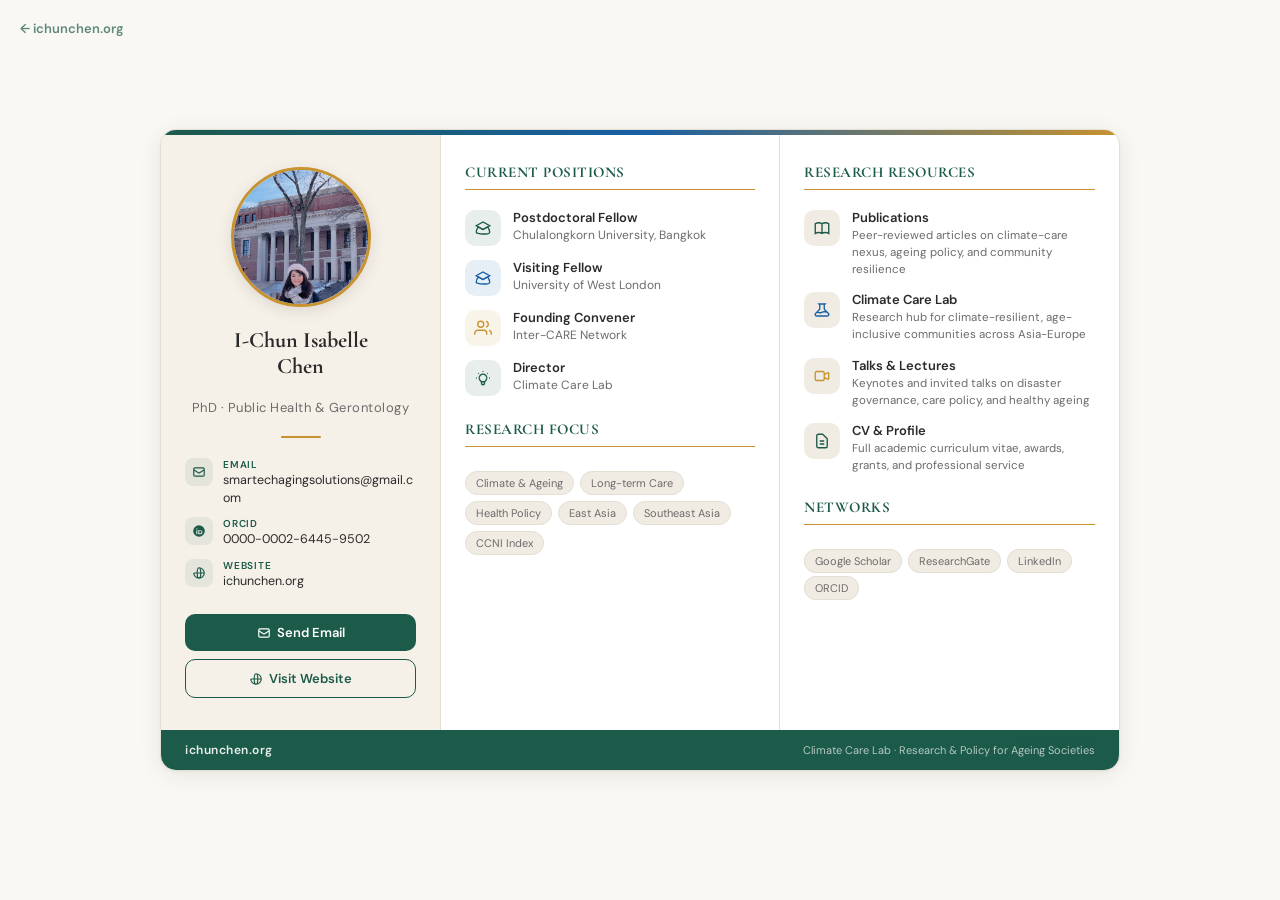
<file: card.html>
<!doctype html>
<html lang="en">
<head>
<meta charset="utf-8">
<meta name="viewport" content="width=device-width, initial-scale=1, viewport-fit=cover">
<title>Dr. I-Chun Isabelle Chen — Academic Card</title>
<meta name="description" content="Digital academic name card for Dr. I-Chun Isabelle Chen — Climate–Care Nexus researcher, Inter-CARE Founding Convener, Climate Care Lab Director.">
<meta property="og:title" content="Dr. I-Chun Isabelle Chen — Academic Card">
<meta property="og:description" content="Climate–Care Nexus researcher. Founding Convener, Inter-CARE. Director, Climate Care Lab.">
<meta property="og:image" content="https://ichunchen.org/og-card.png?v=2">
<meta property="og:url" content="https://ichunchen.org/card.html">
<link rel="icon" type="image/svg+xml" href="favicon.svg">
<link rel="preconnect" href="https://fonts.googleapis.com">
<link rel="preconnect" href="https://fonts.gstatic.com" crossorigin>
<link rel="stylesheet" href="https://fonts.googleapis.com/css2?family=Cormorant+Garamond:ital,wght@0,400;0,600;0,700;1,400&family=DM+Sans:wght@400;500;600&display=swap">
<style>
:root {
  --bg: #FAF8F3;
  --fg: #2A2A2A;
  --muted: #6B6B6B;
  --line: #E4DFD5;
  --pine: #1C5A4A;
  --blue: #185FA5;
  --gold: #C7922F;
  --cream: #F5F1E8;
  --card: #FFFFFF;
  --panel-bg: #F0ECE3;
  --icon-bg: rgba(28,90,74,0.08);
  --pine-surface: #1C5A4A;
  color-scheme: light;
}
@media (prefers-color-scheme: dark) {
  :root:not([data-theme="light"]) {
    --bg: #1A1A1E;
    --fg: #E8E4DC;
    --muted: #B5AFA5;
    --line: #3A3832;
    --pine: #4AAF92;
    --blue: #5DA8E8;
    --gold: #D4A848;
    --cream: #252320;
    --card: #242228;
    --panel-bg: #353230;
    --icon-bg: rgba(74,175,146,0.22);
    --pine-surface: #1C5A4A;
    color-scheme: dark;
  }
}
:root[data-theme="dark"] {
  --bg: #1A1A1E;
  --fg: #E8E4DC;
  --muted: #B5AFA5;
  --line: #3A3832;
  --pine: #4AAF92;
  --blue: #5DA8E8;
  --gold: #D4A848;
  --cream: #252320;
  --card: #242228;
  --panel-bg: #353230;
  --icon-bg: rgba(74,175,146,0.22);
  --pine-surface: #1C5A4A;
  color-scheme: dark;
}
* { margin: 0; padding: 0; box-sizing: border-box; }
body {
  background: var(--bg);
  color: var(--fg);
  font-family: 'DM Sans', system-ui, sans-serif;
  display: flex;
  justify-content: center;
  align-items: center;
  min-height: 100vh;
  padding: 24px max(16px, env(safe-area-inset-left, 0px));
}
.back-link {
  position: fixed;
  top: 20px;
  left: max(20px, env(safe-area-inset-left, 0px));
  font-size: 13px;
  color: var(--pine);
  text-decoration: none;
  font-weight: 600;
  opacity: 0.7;
  transition: opacity 0.2s;
  z-index: 10;
}
.back-link:hover { opacity: 1; }
.card-wrapper {
  max-width: 960px;
  width: 100%;
  border-radius: 16px;
  overflow: hidden;
  box-shadow: 0 4px 24px rgba(0,0,0,0.08), 0 1px 3px rgba(0,0,0,0.04);
  border: 1px solid var(--line);
  background: var(--card);
}
.top-bar {
  height: 5px;
  background: linear-gradient(90deg, var(--pine), var(--blue), var(--gold));
}
.panels {
  display: grid;
  grid-template-columns: 280px 1fr 1fr;
}
@media (max-width: 768px) {
  .panels { grid-template-columns: 1fr; }
}
.panel-left {
  background: var(--cream);
  padding: 32px 24px;
  display: flex;
  flex-direction: column;
  align-items: center;
  gap: 20px;
  border-right: 1px solid var(--line);
}
@media (max-width: 768px) {
  .panel-left { border-right: none; border-bottom: 1px solid var(--line); }
}
.portrait {
  width: 140px;
  height: 140px;
  border-radius: 50%;
  object-fit: cover;
  object-position: center 15%;
  border: 3px solid var(--gold);
  box-shadow: 0 4px 16px rgba(0,0,0,0.1);
}
.name {
  font-family: 'Cormorant Garamond', Georgia, serif;
  font-size: 22px;
  font-weight: 700;
  text-align: center;
  line-height: 1.2;
  color: var(--fg);
}
.degree {
  font-size: 13px;
  color: var(--muted);
  text-align: center;
  letter-spacing: 0.5px;
}
.divider {
  width: 40px;
  height: 2px;
  background: var(--gold);
  border-radius: 1px;
}
.contact-list {
  list-style: none;
  width: 100%;
  display: flex;
  flex-direction: column;
  gap: 10px;
  font-size: 12.5px;
}
.contact-list li {
  display: flex;
  align-items: flex-start;
  gap: 10px;
  color: var(--muted);
  word-break: break-all;
}
.contact-list .icon {
  flex-shrink: 0;
  width: 28px;
  height: 28px;
  background: var(--icon-bg);
  border-radius: 8px;
  display: flex;
  align-items: center;
  justify-content: center;
}
.contact-list .icon svg { width: 14px; height: 14px; }
.contact-list .label {
  font-size: 10px;
  text-transform: uppercase;
  letter-spacing: 0.8px;
  color: var(--pine);
  font-weight: 600;
  margin-bottom: 1px;
}
.contact-list .value {
  color: var(--fg);
  font-size: 12.5px;
  line-height: 1.4;
}
.cta-buttons {
  width: 100%;
  display: flex;
  flex-direction: column;
  gap: 8px;
  margin-top: 4px;
}
.cta {
  display: flex;
  align-items: center;
  justify-content: center;
  gap: 6px;
  padding: 10px 16px;
  border-radius: 10px;
  font-size: 13px;
  font-weight: 600;
  text-decoration: none;
  cursor: pointer;
  border: none;
  transition: opacity 0.2s;
}
.cta:hover { opacity: 0.85; }
.cta-primary {
  background: var(--pine-surface);
  color: #fff;
}
.cta-secondary {
  background: transparent;
  color: var(--pine);
  border: 1.5px solid var(--pine);
}
.cta svg { width: 14px; height: 14px; flex-shrink: 0; }
.panel-mid {
  padding: 28px 24px;
  display: flex;
  flex-direction: column;
  gap: 20px;
  border-right: 1px solid var(--line);
}
@media (max-width: 768px) {
  .panel-mid { border-right: none; border-bottom: 1px solid var(--line); }
}
.panel-title {
  font-family: 'Cormorant Garamond', Georgia, serif;
  font-size: 15px;
  font-weight: 700;
  color: var(--pine);
  letter-spacing: 0.5px;
  text-transform: uppercase;
  padding-bottom: 8px;
  border-bottom: 1.5px solid var(--gold);
  display: inline-block;
}
.role-list {
  display: flex;
  flex-direction: column;
  gap: 14px;
}
.role {
  display: flex;
  gap: 12px;
  align-items: flex-start;
}
.role-icon {
  flex-shrink: 0;
  width: 36px;
  height: 36px;
  border-radius: 10px;
  display: flex;
  align-items: center;
  justify-content: center;
  font-size: 16px;
}
.role-icon.pine { background: rgba(28,90,74,0.1); color: var(--pine); }
.role-icon.blue { background: rgba(24,95,165,0.1); color: var(--blue); }
.role-icon.gold { background: rgba(199,146,47,0.1); color: var(--gold); }
@media (prefers-color-scheme: dark) {
  :root:not([data-theme="light"]) .role-icon.pine { background: rgba(74,175,146,0.18); }
  :root:not([data-theme="light"]) .role-icon.blue { background: rgba(93,168,232,0.18); }
  :root:not([data-theme="light"]) .role-icon.gold { background: rgba(212,168,72,0.18); }
}
:root[data-theme="dark"] .role-icon.pine { background: rgba(74,175,146,0.18); }
:root[data-theme="dark"] .role-icon.blue { background: rgba(93,168,232,0.18); }
:root[data-theme="dark"] .role-icon.gold { background: rgba(212,168,72,0.18); }
.role-title { font-weight: 600; font-size: 13px; line-height: 1.3; }
.role-org { font-size: 12px; color: var(--muted); line-height: 1.4; }
.research-tags {
  display: flex;
  flex-wrap: wrap;
  gap: 6px;
  margin-top: 4px;
}
.tag {
  font-size: 11px;
  padding: 4px 10px;
  border-radius: 20px;
  background: var(--panel-bg);
  color: var(--muted);
  border: 1px solid var(--line);
  white-space: nowrap;
}
.panel-right {
  padding: 28px 24px;
  display: flex;
  flex-direction: column;
  gap: 20px;
}
.resource-list {
  display: flex;
  flex-direction: column;
  gap: 14px;
}
.resource {
  display: flex;
  gap: 12px;
  align-items: flex-start;
}
.resource-icon {
  flex-shrink: 0;
  width: 36px;
  height: 36px;
  border-radius: 10px;
  background: var(--panel-bg);
  display: flex;
  align-items: center;
  justify-content: center;
}
.resource-icon svg { width: 18px; height: 18px; }
.resource-title { font-weight: 600; font-size: 13px; line-height: 1.3; }
.resource-desc { font-size: 11.5px; color: var(--muted); line-height: 1.5; }
.bottom-bar {
  background: var(--pine-surface);
  color: rgba(255,255,255,0.9);
  padding: 12px 24px;
  display: flex;
  justify-content: space-between;
  align-items: center;
  font-size: 12px;
}
@media (max-width: 768px) {
  .bottom-bar { flex-direction: column; gap: 4px; text-align: center; }
}
.bottom-bar .url { font-weight: 600; letter-spacing: 0.5px; }
.bottom-bar .tagline { opacity: 0.75; font-size: 11px; }
</style>
</head>
<body>

<a class="back-link" href="/">&larr; ichunchen.org</a>

<div class="card-wrapper">
  <div class="top-bar"></div>
  <div class="panels">
    <div class="panel-left">
      <img class="portrait" src="portrait.jpg" alt="Dr. I-Chun Isabelle Chen at Widener Library, Harvard University" width="300" height="300">
      <div class="name">I-Chun Isabelle<br>Chen</div>
      <div class="degree">PhD &middot; Public Health &amp; Gerontology</div>
      <div class="divider"></div>
      <ul class="contact-list">
        <li>
          <span class="icon"><svg fill="none" stroke="var(--pine)" stroke-width="2" viewBox="0 0 24 24"><path d="M3 8l7.89 5.26a2 2 0 002.22 0L21 8M5 19h14a2 2 0 002-2V7a2 2 0 00-2-2H5a2 2 0 00-2 2v10a2 2 0 002 2z"/></svg></span>
          <div>
            <div class="label">Email</div>
            <div class="value">smartechagingsolutions@gmail.com</div>
          </div>
        </li>
        <li>
          <span class="icon"><svg fill="var(--pine)" viewBox="0 0 24 24"><path d="M12 2a10 10 0 100 20 10 10 0 000-20zM8.3 7.4a1 1 0 110 2 1 1 0 010-2zm-.9 3.2h1.8v7H7.4v-7zm3.3 0h3.3c2.4 0 3.9 1.6 3.9 3.5s-1.5 3.5-3.9 3.5h-3.3v-7zm1.8 1.6v3.8h1.4c1.3 0 2.2-.8 2.2-1.9s-.9-1.9-2.2-1.9h-1.4z"/></svg></span>
          <div>
            <div class="label">ORCID</div>
            <div class="value">0000-0002-6445-9502</div>
          </div>
        </li>
        <li>
          <span class="icon"><svg fill="none" stroke="var(--pine)" stroke-width="2" viewBox="0 0 24 24"><path d="M21 12a9 9 0 01-9 9m9-9a9 9 0 00-9-9m9 9H3m9 9a9 9 0 01-9-9m9 9c1.657 0 3-4.03 3-9s-1.343-9-3-9m0 18c-1.657 0-3-4.03-3-9s1.343-9 3-9"/></svg></span>
          <div>
            <div class="label">Website</div>
            <div class="value">ichunchen.org</div>
          </div>
        </li>
      </ul>
      <div class="cta-buttons">
        <a class="cta cta-primary" href="mailto:smartechagingsolutions@gmail.com">
          <svg fill="none" stroke="currentColor" stroke-width="2" viewBox="0 0 24 24"><path d="M3 8l7.89 5.26a2 2 0 002.22 0L21 8M5 19h14a2 2 0 002-2V7a2 2 0 00-2-2H5a2 2 0 00-2 2v10a2 2 0 002 2z"/></svg>
          Send Email
        </a>
        <a class="cta cta-secondary" href="https://ichunchen.org" target="_blank">
          <svg fill="none" stroke="currentColor" stroke-width="2" viewBox="0 0 24 24"><path d="M21 12a9 9 0 01-9 9m9-9a9 9 0 00-9-9m9 9H3m9 9a9 9 0 01-9-9m9 9c1.657 0 3-4.03 3-9s-1.343-9-3-9m0 18c-1.657 0-3-4.03-3-9s1.343-9 3-9"/></svg>
          Visit Website
        </a>
      </div>
    </div>

    <div class="panel-mid">
      <div class="panel-title">Current Positions</div>
      <div class="role-list">
        <div class="role">
          <div class="role-icon pine"><svg width="18" height="18" fill="none" stroke="currentColor" stroke-width="1.8" viewBox="0 0 24 24"><path d="M12 14l9-5-9-5-9 5 9 5z"/><path d="M12 14l6.16-3.422A12.08 12.08 0 0121 17.5c0 1.38-4.03 2.5-9 2.5S3 18.88 3 17.5c0-2.51.94-4.8 2.84-6.922L12 14z"/></svg></div>
          <div>
            <div class="role-title">Postdoctoral Fellow</div>
            <div class="role-org">Chulalongkorn University, Bangkok</div>
          </div>
        </div>
        <div class="role">
          <div class="role-icon blue"><svg width="18" height="18" fill="none" stroke="currentColor" stroke-width="1.8" viewBox="0 0 24 24"><path d="M12 14l9-5-9-5-9 5 9 5z"/><path d="M12 14l6.16-3.422A12.08 12.08 0 0121 17.5c0 1.38-4.03 2.5-9 2.5S3 18.88 3 17.5c0-2.51.94-4.8 2.84-6.922L12 14z"/></svg></div>
          <div>
            <div class="role-title">Visiting Fellow</div>
            <div class="role-org">University of West London</div>
          </div>
        </div>
        <div class="role">
          <div class="role-icon gold"><svg width="18" height="18" fill="none" stroke="currentColor" stroke-width="1.8" viewBox="0 0 24 24"><path d="M17 21v-2a4 4 0 00-4-4H5a4 4 0 00-4 4v2"/><circle cx="9" cy="7" r="4"/><path d="M23 21v-2a4 4 0 00-3-3.87M16 3.13a4 4 0 010 7.75"/></svg></div>
          <div>
            <div class="role-title">Founding Convener</div>
            <div class="role-org">Inter-CARE Network</div>
          </div>
        </div>
        <div class="role">
          <div class="role-icon pine"><svg width="18" height="18" fill="none" stroke="currentColor" stroke-width="1.8" viewBox="0 0 24 24"><path d="M9.663 17h4.673M12 3v1m6.364 1.636l-.707.707M21 12h-1M4 12H3m3.343-5.657l-.707-.707m2.828 9.9a5 5 0 117.072 0l-.548.547A3.374 3.374 0 0014 18.469V19a2 2 0 11-4 0v-.531c0-.895-.356-1.754-.988-2.386l-.548-.547z"/></svg></div>
          <div>
            <div class="role-title">Director</div>
            <div class="role-org">Climate Care Lab</div>
          </div>
        </div>
      </div>
      <div class="panel-title" style="margin-top:4px">Research Focus</div>
      <div class="research-tags">
        <span class="tag">Climate &amp; Ageing</span>
        <span class="tag">Long-term Care</span>
        <span class="tag">Health Policy</span>
        <span class="tag">East Asia</span>
        <span class="tag">Southeast Asia</span>
        <span class="tag">CCNI Index</span>
      </div>
    </div>

    <div class="panel-right">
      <div class="panel-title">Research Resources</div>
      <div class="resource-list">
        <div class="resource">
          <a href="https://scholar.google.com.tw/citations?user=fRHrg7IAAAAJ" target="_blank" rel="noopener" style="display:contents;text-decoration:none;color:inherit">
          <div class="resource-icon"><svg fill="none" stroke="var(--pine)" stroke-width="1.8" viewBox="0 0 24 24"><path d="M12 6.253v13m0-13C10.832 5.477 9.246 5 7.5 5S4.168 5.477 3 6.253v13C4.168 18.477 5.754 18 7.5 18s3.332.477 4.5 1.253m0-13C13.168 5.477 14.754 5 16.5 5c1.747 0 3.332.477 4.5 1.253v13C19.832 18.477 18.247 18 16.5 18c-1.746 0-3.332.477-4.5 1.253"/></svg></div>
          <div>
            <div class="resource-title">Publications</div>
            <div class="resource-desc">Peer-reviewed articles on climate-care nexus, ageing policy, and community resilience</div>
          </div>
          </a>
        </div>
        <div class="resource">
          <a href="https://sites.google.com/view/inter-care--network/home" target="_blank" rel="noopener" style="display:contents;text-decoration:none;color:inherit">
          <div class="resource-icon"><svg fill="none" stroke="var(--blue)" stroke-width="1.8" viewBox="0 0 24 24"><path d="M19.428 15.428a2 2 0 00-1.022-.547l-2.387-.477a6 6 0 00-3.86.517l-.318.158a6 6 0 01-3.86.517L6.05 15.21a2 2 0 00-1.806.547M8 4h8l-1 1v5.172a2 2 0 00.586 1.414l5 5c1.26 1.26.367 3.414-1.415 3.414H4.828c-1.782 0-2.674-2.154-1.414-3.414l5-5A2 2 0 009 10.172V5L8 4z"/></svg></div>
          <div>
            <div class="resource-title">Climate Care Lab</div>
            <div class="resource-desc">Research hub for climate-resilient, age-inclusive communities across Asia-Europe</div>
          </div>
          </a>
        </div>
        <div class="resource">
          <div class="resource-icon"><svg fill="none" stroke="var(--gold)" stroke-width="1.8" viewBox="0 0 24 24"><path d="M15 10l4.553-2.276A1 1 0 0121 8.618v6.764a1 1 0 01-1.447.894L15 14M5 18h8a2 2 0 002-2V8a2 2 0 00-2-2H5a2 2 0 00-2 2v8a2 2 0 002 2z"/></svg></div>
          <div>
            <div class="resource-title">Talks &amp; Lectures</div>
            <div class="resource-desc">Keynotes and invited talks on disaster governance, care policy, and healthy ageing</div>
          </div>
        </div>
        <div class="resource">
          <div class="resource-icon"><svg fill="none" stroke="var(--pine)" stroke-width="1.8" viewBox="0 0 24 24"><path d="M9 12h6m-6 4h6m2 5H7a2 2 0 01-2-2V5a2 2 0 012-2h5.586a1 1 0 01.707.293l5.414 5.414a1 1 0 01.293.707V19a2 2 0 01-2 2z"/></svg></div>
          <div>
            <div class="resource-title">CV &amp; Profile</div>
            <div class="resource-desc">Full academic curriculum vitae, awards, grants, and professional service</div>
          </div>
        </div>
      </div>
      <div class="panel-title" style="margin-top:4px">Networks</div>
      <div class="research-tags">
        <a href="https://scholar.google.com.tw/citations?user=fRHrg7IAAAAJ" target="_blank" rel="noopener" style="text-decoration:none"><span class="tag">Google Scholar</span></a>
        <a href="https://www.researchgate.net/profile/I-Chun-Chen-8" target="_blank" rel="noopener" style="text-decoration:none"><span class="tag">ResearchGate</span></a>
        <a href="https://www.linkedin.com/in/drichunchen/" target="_blank" rel="noopener" style="text-decoration:none"><span class="tag">LinkedIn</span></a>
        <a href="https://orcid.org/0000-0002-6445-9502" target="_blank" rel="noopener" style="text-decoration:none"><span class="tag">ORCID</span></a>
      </div>
    </div>
  </div>
  <div class="bottom-bar">
    <span class="url">ichunchen.org</span>
    <span class="tagline">Climate Care Lab &middot; Research &amp; Policy for Ageing Societies</span>
  </div>
</div>

</body>
</html>
</file>
<file: styles.css>
/* =============================================================
   I-Chun Chen — academic personal website
   Layout concept: a warm-light CV/resume grid — Dr. Lin's
   gold "date pill" grammar, bilingual underlined section heads,
   dated entries stacked in responsive columns.
   ============================================================= */
:root {
  --paper:   #FAF8F3;
  --surface: #FFFFFF;
  --panel:   #F3EEE4;
  --ink:     #1F2937;
  --muted:   #5F6670;
  --faint:   #8A8F98;
  --line:    #E6DFCF;
  --gold:    #C7922F;
  --gold-ink:#8A6220;
  --pine:    #1C5A4A;

  --display: "Fraunces", "Noto Serif TC", Georgia, "Times New Roman", serif;
  --body: "Inter", "Noto Sans TC", -apple-system, BlinkMacSystemFont, "PingFang TC", sans-serif;
  --han: "Noto Sans TC", "PingFang TC", "Microsoft JhengHei", var(--body);

  --wrap: 1080px;
  --radius: 14px;
  color-scheme: light;            /* committed warm-light design */
}

* { box-sizing: border-box; }
html { scroll-behavior: smooth; }
body {
  margin: 0; background: var(--paper); color: var(--ink);
  font-family: var(--body); font-size: 16px; line-height: 1.75;
  letter-spacing: 0.015em; -webkit-font-smoothing: antialiased; text-rendering: optimizeLegibility;
}
/* Chinese mode: more generous breathing room per CJK typography */
html[data-lang="zh"] body { font-family: var(--han); letter-spacing: 0.03em; line-height: 1.8; }
@media (prefers-reduced-motion: reduce) { html { scroll-behavior: auto; } * { animation: none !important; } }
a { color: var(--pine); text-underline-offset: 3px; text-decoration-thickness: 1px; }
h1, h2, h3, h4 { text-wrap: balance; }

.wrap { width: 100%; max-width: var(--wrap); margin: 0 auto; padding-left: 24px; padding-right: 24px; }

/* ---------- top bar ---------- */
header.bar {
  position: sticky; top: 0; z-index: 50;
  background: color-mix(in srgb, var(--paper) 88%, transparent);
  backdrop-filter: saturate(1.1) blur(10px); border-bottom: 1px solid var(--line);
}
.bar .wrap { display: flex; align-items: center; justify-content: space-between; min-height: 62px; gap: 14px; }
.brand { display: flex; align-items: center; gap: 10px; font-weight: 600; letter-spacing: 0.01em; white-space: nowrap; }
.monogram { width: 30px; height: 30px; border-radius: 8px; flex: none; object-fit: contain; }
.bar-right { display: flex; align-items: center; gap: 18px; }
nav.links { display: flex; gap: 18px; align-items: center; }
nav.links a { color: var(--muted); text-decoration: none; font-size: 14px; letter-spacing: 0.02em; white-space: nowrap; }
nav.links a:hover { color: var(--ink); }
.lang-btn {
  flex: none; cursor: pointer; border: 1px solid var(--line); background: var(--surface); color: var(--ink);
  border-radius: 999px; padding: 7px 15px; font-family: var(--body); font-size: 13px; font-weight: 600; letter-spacing: 0.04em;
}
.lang-btn:hover { border-color: var(--gold); color: var(--gold-ink); }
@media (max-width: 920px){ nav.links { display: none; } }

/* ---------- hero ---------- */
.hero { position: relative; overflow: hidden; border-bottom: 1px solid var(--line); }
.hero .iso { position: absolute; inset: 0; width: 100%; height: 100%; pointer-events: none; opacity: .5; }
.hero .wrap { position: relative; padding-top: 64px; padding-bottom: 52px; }
.hero-grid { display: grid; grid-template-columns: 1fr; gap: 24px; align-items: center; }
.hero-photo { margin: 0; order: -1; }
.hero-photo img { display: block; width: 168px; height: 210px; object-fit: cover; object-position: 50% 20%; border-radius: 16px; border: 1px solid var(--line); box-shadow: 0 20px 48px -26px rgba(31,41,55,.55); margin: 0 auto; }
@media (min-width: 880px) {
  .hero-grid { grid-template-columns: minmax(0, 1.55fr) minmax(280px, .95fr); gap: 56px; }
  .hero-text { order: 1; }
  .hero-photo { order: 2; justify-self: end; width: 100%; }
  .hero-photo img { width: 100%; max-width: 340px; height: auto; aspect-ratio: 4 / 5; margin: 0; }
}
.eyebrow { display: inline-flex; align-items: center; gap: 10px; margin: 0 0 20px; font-size: 12.5px; font-weight: 600; letter-spacing: 0.18em; text-transform: uppercase; color: var(--gold-ink); }
.eyebrow::before { content: ""; width: 26px; height: 2px; background: var(--gold); display: inline-block; }
h1.name { font-family: var(--display); font-weight: 600; font-size: clamp(2.7rem, 7vw, 4.3rem); line-height: 1.04; letter-spacing: -0.01em; margin: 0 0 6px; }
.zh-name { font-family: var(--display); color: var(--muted); font-weight: 500; font-size: clamp(1.1rem,2.6vw,1.4rem); letter-spacing: 0.08em; }
.lede { font-family: var(--display); font-weight: 400; font-style: italic; font-size: clamp(1.25rem, 2.8vw, 1.65rem); line-height: 1.42; color: var(--ink); max-width: 30ch; margin: 26px 0 0; }
html[data-lang="zh"] .lede { font-style: normal; font-family: var(--display); }
.hero-sub { color: var(--muted); max-width: 56ch; margin: 20px 0 0; }
.roles { display: flex; flex-wrap: wrap; gap: 8px 10px; margin-top: 26px; }
.role-chip { font-size: 13px; letter-spacing: 0.02em; color: var(--ink); border: 1px solid var(--line); background: var(--surface); padding: 6px 13px; border-radius: 999px; }
.role-chip b { color: var(--pine); font-weight: 600; }
.links-row { display: flex; flex-wrap: wrap; gap: 10px; margin-top: 30px; }
.link { display: inline-flex; align-items: center; gap: 8px; text-decoration: none; font-size: 13.5px; font-weight: 500; color: var(--ink); border: 1px solid var(--line); background: var(--surface); padding: 9px 15px; border-radius: 999px; transition: border-color .15s, transform .15s; }
.link svg { width: 15px; height: 15px; }
.link:hover { border-color: var(--gold); transform: translateY(-1px); }

/* ---------- section scaffolding ---------- */
section { padding: 60px 0; border-bottom: 1px solid var(--line); }
.sec-head { margin: 0 0 32px; }
.sub-head { margin: 50px 0 24px; }
.sec-kicker { display: block; font-family: var(--han); font-size: 13px; font-weight: 500; color: var(--gold-ink); letter-spacing: 0.06em; margin-bottom: 8px; }
html[data-lang="en"] .sec-kicker { display: none; } /* English interface: no secondary-language eyebrow */
.sec-title { font-family: var(--display); font-weight: 600; font-size: clamp(1.7rem, 4vw, 2.25rem); line-height: 1.2; margin: 0; display: inline-block; position: relative; padding-bottom: 12px; }
.sec-title.sm { font-size: clamp(1.3rem, 3vw, 1.6rem); }
.sec-title::after { content: ""; position: absolute; left: 0; bottom: 0; width: 54px; height: 3px; background: var(--gold); border-radius: 2px; }
.sec-intro { color: var(--muted); max-width: 64ch; margin: 16px 0 0; }

/* ---------- resume grid (dated entries) ---------- */
.rgrid { display: grid; grid-template-columns: 1fr 1fr; gap: 20px 48px; }
.rcol-h { font-family: var(--display); font-weight: 600; font-size: 1.18rem; margin: 0 0 6px; }
.rcol-h + .rcol-rule { height: 2px; width: 40px; background: var(--gold); border-radius: 2px; margin-bottom: 8px; }
.r-list { display: flex; flex-direction: column; }
.r-entry { padding: 16px 0; border-top: 1px solid var(--line); }
.r-entry:first-child { border-top: none; }
.r-entry h4 { font-family: var(--display); font-weight: 600; font-size: 1.1rem; line-height: 1.3; margin: 9px 0 3px; }
.r-entry p { margin: 0; color: var(--muted); font-size: 14.5px; line-height: 1.6; }
.r-entry .prize { color: var(--pine); font-weight: 600; }
.r-entry.hl h4 { color: var(--pine); }
.datepill { display: inline-block; font-size: 12px; font-weight: 600; letter-spacing: 0.04em; color: var(--gold-ink); border: 1.5px solid var(--gold); border-radius: 999px; padding: 2px 11px; white-space: nowrap; font-variant-numeric: tabular-nums; }
.also { color: var(--muted); margin: 26px 0 0; font-size: 14.5px; line-height: 1.7; }
.also b { color: var(--ink); font-weight: 600; }

/* ---------- biography callout ---------- */
.bio { background: var(--panel); border: 1px solid var(--line); border-left: 3px solid var(--gold); border-radius: 12px; padding: 24px 26px; margin-top: 30px; }
.bio h4 { font-family: var(--display); font-weight: 600; margin: 0 0 10px; font-size: 1.1rem; }
.bio p { color: var(--ink); margin: 0 0 12px; }
.bio p:last-child { margin-bottom: 0; }

/* ---------- languages ---------- */
.langs { display: grid; grid-template-columns: repeat(auto-fit, minmax(150px, 1fr)); gap: 14px; }
.lang { background: var(--panel); border: 1px solid var(--line); border-radius: 10px; padding: 14px 16px; }
.lang .ln { font-weight: 600; color: var(--ink); }
.lang .lv { color: var(--gold-ink); font-size: 12.5px; letter-spacing: 0.04em; margin-top: 2px; }
.lang .lu { color: var(--muted); font-size: 13px; margin-top: 6px; line-height: 1.55; }

/* ---------- tags ---------- */
.tags { display: flex; flex-wrap: wrap; gap: 10px; }
.tag { font-size: 14px; color: var(--ink); background: var(--panel); border: 1px solid var(--line); padding: 7px 15px; border-radius: 8px; letter-spacing: 0.02em; }

/* ---------- pillars ---------- */
.pillars { display: grid; grid-template-columns: 1fr 1fr; gap: 20px; }
.pillar { background: var(--surface); border: 1px solid var(--line); border-radius: var(--radius); padding: 28px; }
.pillar .num { font-family: var(--display); font-size: 13px; color: var(--gold-ink); letter-spacing: 0.1em; font-weight: 600; }
.pillar h3 { font-family: var(--display); font-weight: 600; font-size: 1.3rem; margin: 12px 0 10px; }
.pillar p { color: var(--muted); margin: 0; font-size: 15px; }
.pillar .code { color: var(--pine); font-weight: 600; }

/* ---------- publications ---------- */
.pub-list { display: flex; flex-direction: column; }
.pub { display: grid; grid-template-columns: 1fr auto; gap: 8px 24px; align-items: baseline; padding: 20px 0; border-top: 1px solid var(--line); }
.pub:first-child { border-top: none; }
.pub .t { font-size: 16.5px; color: var(--ink); font-weight: 500; line-height: 1.5; }
.pub .meta { color: var(--muted); font-size: 14px; white-space: nowrap; font-variant-numeric: tabular-nums; }
.pub .meta em { color: var(--pine); font-style: normal; font-weight: 500; }
.pub .doi { display: inline-flex; align-items: center; gap: 2px; color: var(--gold-ink); font-weight: 600; font-size: 12.5px; letter-spacing: 0.03em; text-decoration: none; border: 1px solid var(--gold); border-radius: 999px; padding: 1px 9px; margin-left: 4px; white-space: nowrap; transition: background .15s, color .15s; }
.pub .doi:hover { background: var(--gold); color: #fff; }
#talks .pub, .pub-list.wide .pub { grid-template-columns: 1fr 1fr; }
#talks .pub .meta, .pub-list.wide .pub .meta { white-space: normal; }
.pub-group-title { font-family: var(--han); font-size: 13px; font-weight: 600; letter-spacing: 0.06em; text-transform: uppercase; color: var(--gold-ink); margin: 36px 0 10px; padding-bottom: 8px; border-bottom: 1.5px solid var(--line); }
.pub-group-title:first-of-type { margin-top: 0; }
.stats { display: grid; grid-template-columns: repeat(3, 1fr); gap: 18px; margin-top: 36px; }
.stat { text-align: center; background: var(--panel); border: 1px solid var(--line); border-radius: var(--radius); padding: 24px 14px; }
.stat .n { font-family: var(--display); font-weight: 600; font-size: clamp(2rem, 5vw, 2.7rem); color: var(--ink); line-height: 1; }
.stat .l { color: var(--muted); font-size: 13.5px; margin-top: 10px; letter-spacing: 0.02em; }

/* ---------- teaching ---------- */
.sup { background: var(--surface); border: 1px solid color-mix(in srgb, var(--gold) 42%, var(--line)); border-radius: var(--radius); padding: 28px; margin-top: 26px; }
.sup h3 { font-family: var(--display); font-weight: 600; font-size: 1.3rem; margin: 0 0 4px; }
.sup .where { color: var(--gold-ink); font-weight: 500; font-size: 14px; margin: 0 0 16px; }
.sup p { color: var(--muted); margin: 0; }
.bullets { list-style: none; padding: 0; margin: 14px 0 0; display: grid; gap: 9px; }
.bullets li { position: relative; padding-left: 20px; color: var(--ink); font-size: 15px; }
.bullets li::before { content: ""; position: absolute; left: 0; top: 10px; width: 7px; height: 7px; border-radius: 50%; background: var(--gold); }
.teach-note { color: var(--muted); font-size: 14.5px; margin: 16px 0 0; font-style: italic; }

/* ---------- service columns ---------- */
.svc { display: grid; grid-template-columns: repeat(3, 1fr); gap: 26px; }
.svc-col h4 { font-family: var(--han); font-size: 13px; font-weight: 600; letter-spacing: 0.06em; text-transform: uppercase; color: var(--gold-ink); margin: 0 0 14px; }
.svc-col ul { list-style: none; padding: 0; margin: 0; display: grid; gap: 12px; }
.svc-col li { position: relative; padding-left: 18px; color: var(--ink); font-size: 15px; line-height: 1.6; }
.svc-col li::before { content: ""; position: absolute; left: 0; top: 10px; width: 6px; height: 6px; border-radius: 50%; background: var(--gold); }
.svc-col li b { font-weight: 600; }

/* ---------- lab ---------- */
.framework-fig { margin: 32px 0 0; }
.framework-img { display: block; width: 100%; height: auto; border-radius: var(--radius); border: 1px solid var(--line); box-shadow: 0 4px 24px -8px rgba(31,41,55,.12); }
.framework-fig figcaption { text-align: center; color: var(--muted); font-size: 13px; margin-top: 10px; letter-spacing: 0.03em; }

.lab { position: relative; overflow: hidden; background: linear-gradient(170deg, var(--panel), var(--surface) 72%); border: 1px solid var(--line); border-radius: 20px; padding: clamp(30px, 5vw, 52px); }
.lab .iso2 { position: absolute; right: -30px; top: -26px; width: 460px; height: 250px; pointer-events: none; opacity: .55; }
.lab > *:not(.iso2) { position: relative; }
.lab-logo { display: block; width: 72px; height: auto; margin: 0 0 18px; }
.lab .kick { color: var(--gold-ink); font-size: 13px; font-weight: 600; letter-spacing: 0.14em; text-transform: uppercase; }
.lab h3 { font-family: var(--display); font-weight: 600; font-size: clamp(1.8rem, 4.5vw, 2.5rem); margin: 14px 0 6px; color: var(--pine); line-height: 1.12; }
.lab .zh { font-family: var(--han); color: var(--muted); font-size: 1rem; letter-spacing: 0.06em; }
.lab p { color: var(--muted); max-width: 62ch; margin: 22px 0 0; font-size: 15.5px; }
.lab .note { font-size: 13px; color: var(--faint); margin-top: 18px; font-style: italic; }

/* ---------- timeline ---------- */
.timeline { position: relative; margin-top: 8px; padding-left: 28px; }
.timeline::before { content: ""; position: absolute; left: 6px; top: 8px; bottom: 8px; width: 2px; background: var(--line); }
.tl-item { position: relative; padding: 14px 0 22px; }
.tl-item::before { content: ""; position: absolute; left: -28px; top: 20px; width: 13px; height: 13px; border-radius: 50%; background: var(--paper); border: 2.5px solid var(--gold); }
.tl-item .datepill { margin-bottom: 10px; }
.tl-item p { margin: 0; color: var(--ink); font-size: 15.5px; }
.tl-item .ctx { color: var(--muted); font-size: 14px; margin-top: 4px; }

/* ---------- blog ---------- */
.blog-grid { display: grid; grid-template-columns: 1fr 1fr; gap: 20px; }
.blog-card { background: var(--surface); border: 1px solid var(--line); border-radius: var(--radius); padding: 24px 26px; transition: border-color .15s, box-shadow .15s; }
.blog-card:hover { border-color: color-mix(in srgb, var(--gold) 50%, var(--line)); box-shadow: 0 4px 20px -6px rgba(31,41,55,.08); }
.blog-head { display: flex; align-items: center; gap: 10px; margin-bottom: 14px; flex-wrap: wrap; }
.blog-cat { font-size: 11px; font-weight: 600; letter-spacing: 0.06em; text-transform: uppercase; padding: 3px 10px; border-radius: 999px; white-space: nowrap; }
.blog-cat.pub { color: var(--pine); background: color-mix(in srgb, var(--pine) 8%, transparent); border: 1px solid color-mix(in srgb, var(--pine) 20%, transparent); }
.blog-cat.conf { color: #6D28D9; background: color-mix(in srgb, #6D28D9 8%, transparent); border: 1px solid color-mix(in srgb, #6D28D9 20%, transparent); }
.blog-cat.award { color: var(--gold-ink); background: color-mix(in srgb, var(--gold) 10%, transparent); border: 1px solid color-mix(in srgb, var(--gold) 25%, transparent); }
.blog-cat.career { color: #0369A1; background: color-mix(in srgb, #0369A1 8%, transparent); border: 1px solid color-mix(in srgb, #0369A1 20%, transparent); }
.blog-card h3 { font-family: var(--display); font-weight: 600; font-size: 1.08rem; line-height: 1.38; margin: 0 0 8px; }
.blog-card p { color: var(--muted); margin: 0; font-size: 14.5px; line-height: 1.65; }
.blog-more { display: inline-flex; align-items: center; gap: 4px; color: var(--pine); font-size: 13.5px; font-weight: 500; text-decoration: none; margin-top: 14px; }
.blog-more:hover { color: var(--gold-ink); }

/* ---------- regions ---------- */
.regions { display: flex; flex-wrap: wrap; gap: 10px 12px; }
.region { display: inline-flex; align-items: center; gap: 8px; font-size: 15px; color: var(--ink); }
.region::before { content: ""; width: 7px; height: 7px; border-radius: 50%; background: var(--gold); }

/* ---------- footer ---------- */
footer { background: var(--panel); color: var(--ink); border-top: 1px solid var(--line); }
footer .wrap { padding-top: 54px; padding-bottom: 46px; }
footer .ft-grid { display: grid; grid-template-columns: 1.3fr 1fr; gap: 34px; align-items: start; }
footer h4 { font-family: var(--display); font-weight: 600; font-size: 1.5rem; margin: 0 0 8px; color: var(--pine); }
footer .ft-lead { color: var(--muted); max-width: 42ch; margin: 0; }
footer .ft-links { display: flex; flex-direction: column; gap: 10px; }
footer .ft-links a { color: var(--ink); text-decoration: none; display: inline-flex; align-items: center; gap: 9px; font-size: 15px; width: fit-content; }
footer .ft-links a:hover { color: var(--gold-ink); }
footer .ft-links svg { width: 15px; height: 15px; flex: none; }
footer .email { color: var(--gold-ink); font-weight: 600; user-select: all; }
footer .colophon { margin-top: 40px; padding-top: 22px; border-top: 1px solid var(--line); color: var(--muted); font-size: 13px; display: flex; flex-wrap: wrap; gap: 6px 18px; justify-content: space-between; }

@media (max-width: 760px){
  .rgrid, .pillars, .svc, .blog-grid { grid-template-columns: 1fr; }
  .stats { grid-template-columns: 1fr; }
  .pub { grid-template-columns: 1fr; gap: 4px; }
  .pub .meta { white-space: normal; text-align: left; }
  footer .ft-grid { grid-template-columns: 1fr; }
  section { padding: 46px 0; }
  .rcol + .rcol { margin-top: 26px; }
}

.reveal { animation: up .6s cubic-bezier(.2,.7,.2,1) both; }
@keyframes up { from { opacity: 0; transform: translateY(12px); } to { opacity: 1; transform: none; } }
[data-i18n] { } /* text filled by script.js */
</file>
